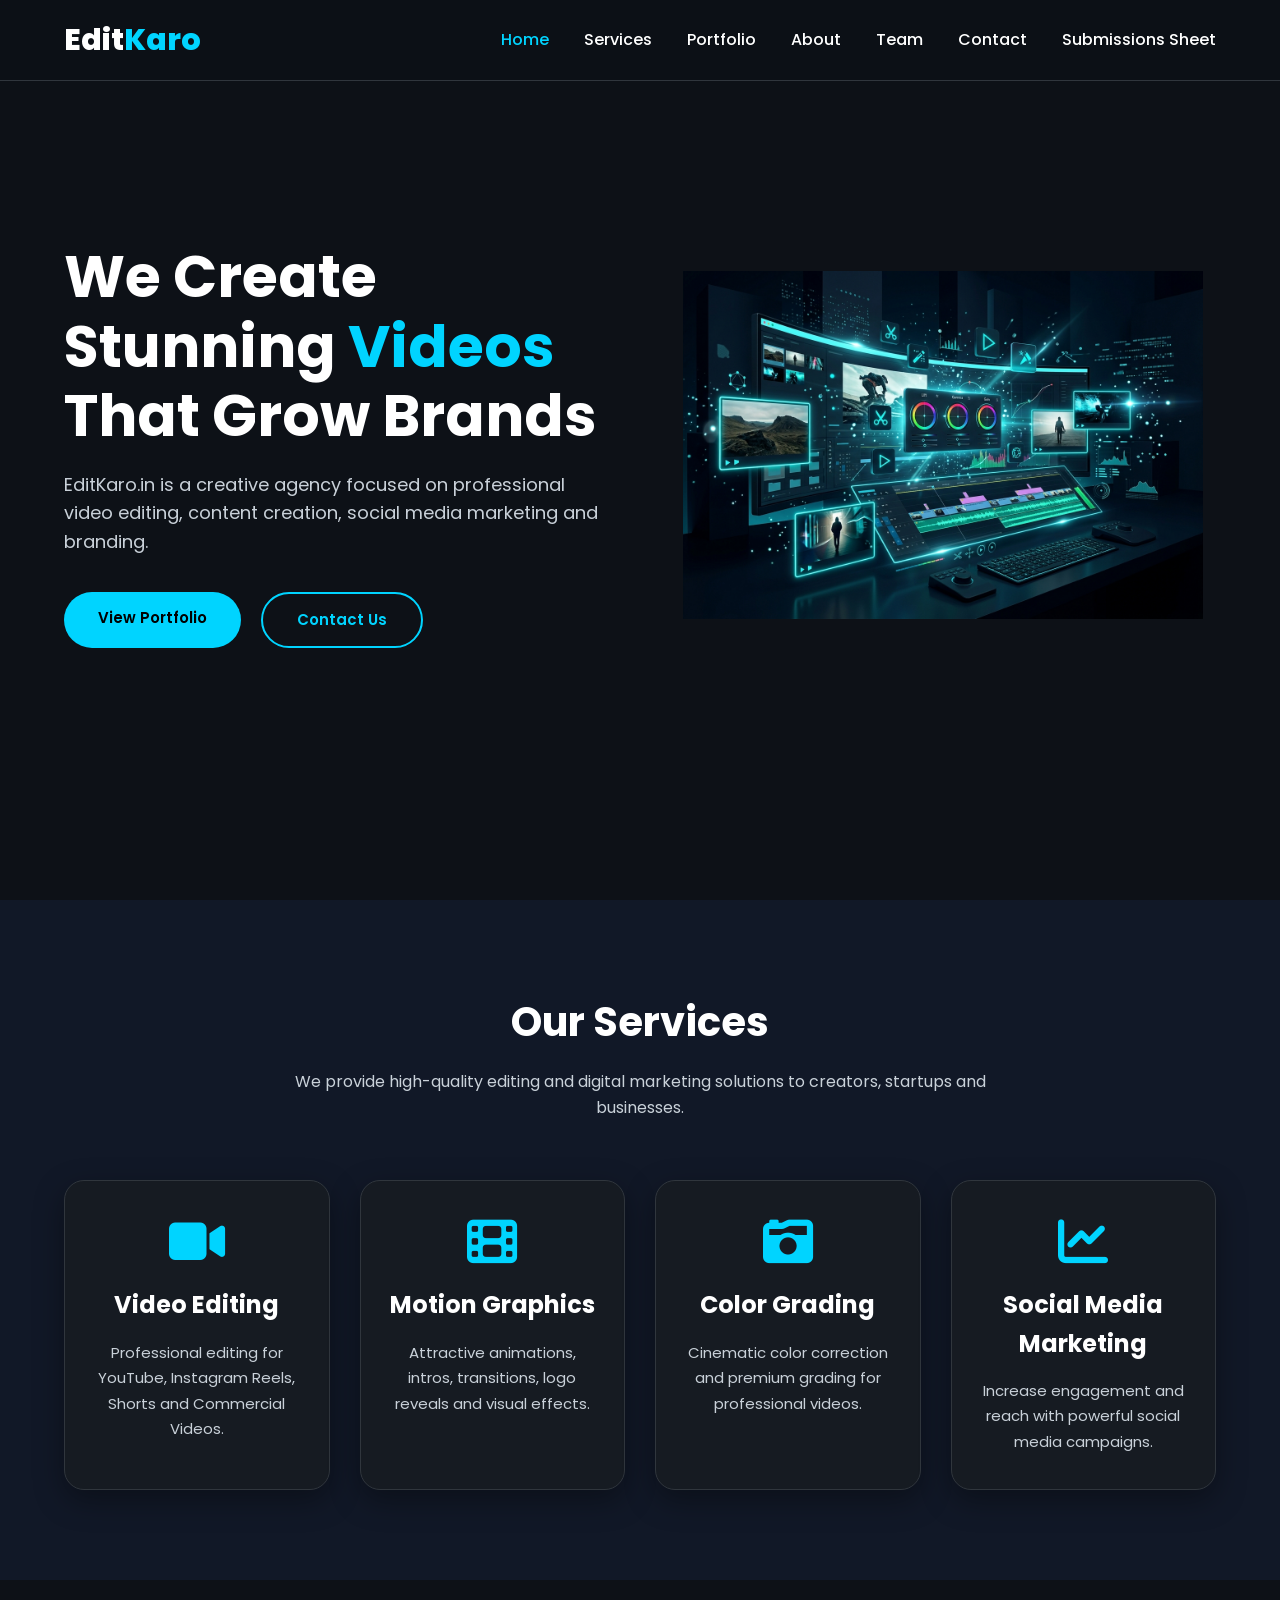
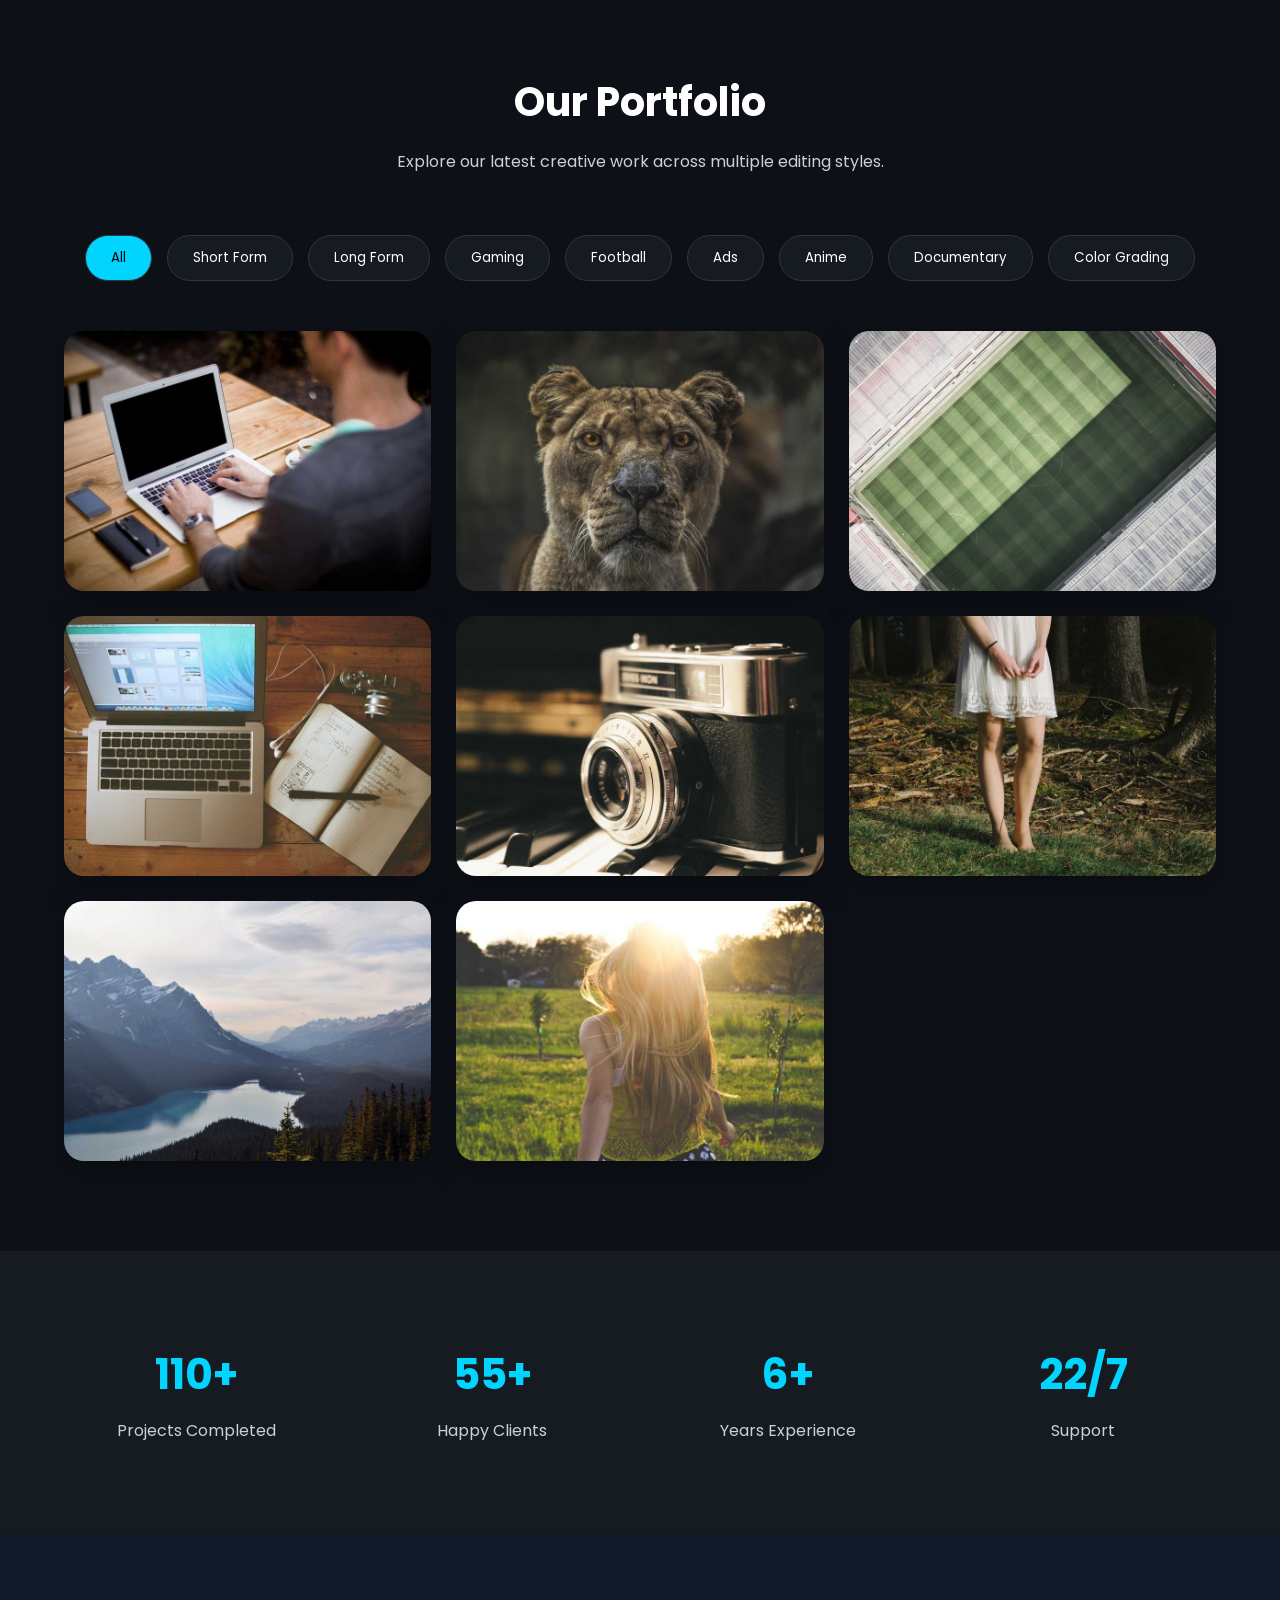
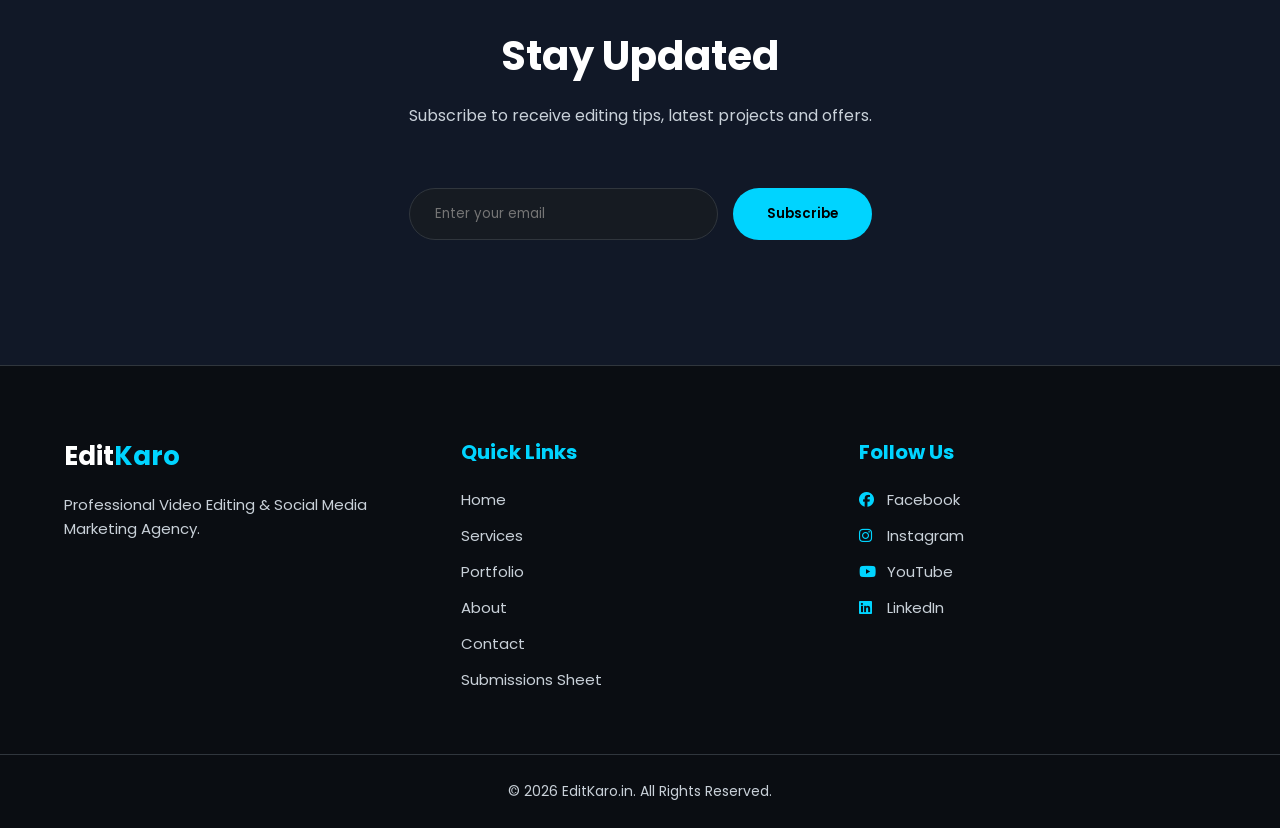
<file: index.html>
<!DOCTYPE html>
<html lang="en">

<head>
    <meta charset="UTF-8">
    <meta name="viewport" content="width=device-width, initial-scale=1.0">

    <title>EditKaro.in | Social Media Marketing & Video Editing</title>

    <meta name="description"
        content="EditKaro.in is a creative video editing and social media marketing agency specializing in reels, ads, gaming edits, documentaries, and branding.">

    <meta name="keywords"
        content="Video Editing, Social Media Marketing, Reels Editing, EditKaro, Content Creation">

    <meta name="author" content="EditKaro.in">

    <!-- Google Fonts -->
    <link href="https://fonts.googleapis.com/css2?family=Poppins:wght@300;400;500;600;700;800&display=swap"
        rel="stylesheet">

    <!-- Font Awesome -->
    <link rel="stylesheet"
        href="https://cdnjs.cloudflare.com/ajax/libs/font-awesome/6.6.0/css/all.min.css">

    <!-- CSS -->
    <link rel="stylesheet" href="style.css">
</head>

<body>

    <!--================ NAVBAR ================-->

    <header class="header">

        <div class="container">

            <a href="index.html" class="logo">
                Edit<span>Karo</span>
            </a>

            <nav class="navbar">

                <ul class="nav-links">

                    <li><a href="#home">Home</a></li>

                    <li><a href="#services">Services</a></li>

                    <li><a href="#portfolio">Portfolio</a></li>

                    <li><a href="about.html">About</a></li>

                    <li><a href="team.html">Team</a></li>

                    <li><a href="contact.html">Contact</a></li>

                    <li><a href="admin.html">Submissions Sheet</a></li>

                </ul>

            </nav>

            <div class="menu-btn">
                <i class="fas fa-bars"></i>
            </div>

        </div>

    </header>

    <!--================ HERO SECTION ================-->

    <section class="hero" id="home">

        <div class="container hero-container">

            <div class="hero-content">

                <h1>
                    We Create Stunning
                    <span>Videos</span>
                    That Grow Brands
                </h1>

                <p>

                    EditKaro.in is a creative agency focused on
                    professional video editing, content creation,
                    social media marketing and branding.

                </p>

                <div class="hero-buttons">

                    <a href="#portfolio" class="btn">
                        View Portfolio
                    </a>

                    <a href="contact.html" class="btn btn-outline">
                        Contact Us
                    </a>

                </div>

            </div>

            <div class="hero-image">

                <img src="images/hero.png"
                    alt="Video Editing">

            </div>

        </div>

    </section>

    <!--================ SERVICES ================-->

    <section class="services" id="services">

        <div class="container">

            <div class="section-title">

                <h2>Our Services</h2>

                <p>

                    We provide high-quality editing and digital
                    marketing solutions to creators,
                    startups and businesses.

                </p>

            </div>

            <div class="service-grid">

                <div class="service-card">

                    <i class="fas fa-video"></i>

                    <h3>Video Editing</h3>

                    <p>

                        Professional editing for YouTube,
                        Instagram Reels,
                        Shorts and Commercial Videos.

                    </p>

                </div>

                <div class="service-card">

                    <i class="fas fa-film"></i>

                    <h3>Motion Graphics</h3>

                    <p>

                        Attractive animations,
                        intros, transitions,
                        logo reveals and visual effects.

                    </p>

                </div>

                <div class="service-card">

                    <i class="fas fa-camera-retro"></i>

                    <h3>Color Grading</h3>

                    <p>

                        Cinematic color correction
                        and premium grading
                        for professional videos.

                    </p>

                </div>

                <div class="service-card">

                    <i class="fas fa-chart-line"></i>

                    <h3>Social Media Marketing</h3>

                    <p>

                        Increase engagement and reach
                        with powerful social media
                        campaigns.

                    </p>

                </div>

            </div>

        </div>

    </section>
    <!--================ PORTFOLIO ================-->

    <section class="portfolio" id="portfolio">

        <div class="container">

            <div class="section-title">
                <h2>Our Portfolio</h2>
                <p>
                    Explore our latest creative work across multiple editing styles.
                </p>
            </div>

            <div class="portfolio-filter">

                <button class="filter-btn active" data-filter="all">All</button>
                <button class="filter-btn" data-filter="short">Short Form</button>
                <button class="filter-btn" data-filter="long">Long Form</button>
                <button class="filter-btn" data-filter="gaming">Gaming</button>
                <button class="filter-btn" data-filter="football">Football</button>
                <button class="filter-btn" data-filter="ads">Ads</button>
                <button class="filter-btn" data-filter="anime">Anime</button>
                <button class="filter-btn" data-filter="documentary">Documentary</button>
                <button class="filter-btn" data-filter="grading">Color Grading</button>

            </div>

            <div class="portfolio-grid">

                <div class="portfolio-card short">
                    <img src="images/portfolio1.jpg" alt="Short Form">
                    <div class="overlay">
                        <h3>Instagram Reel</h3>
                        <p>Short Form Video</p>
                    </div>
                </div>

                <div class="portfolio-card gaming">
                    <img src="images/portfolio2.jpg" alt="Gaming">
                    <div class="overlay">
                        <h3>Gaming Montage</h3>
                        <p>Gaming Video</p>
                    </div>
                </div>

                <div class="portfolio-card football">
                    <img src="images/portfolio3.jpg" alt="Football">
                    <div class="overlay">
                        <h3>Football Highlights</h3>
                        <p>Sports Edit</p>
                    </div>
                </div>

                <div class="portfolio-card ads">
                    <img src="images/portfolio4.jpg" alt="Ads">
                    <div class="overlay">
                        <h3>Product Advertisement</h3>
                        <p>Commercial Ad</p>
                    </div>
                </div>

                <div class="portfolio-card documentary">
                    <img src="images/portfolio5.jpg" alt="Documentary">
                    <div class="overlay">
                        <h3>Documentary</h3>
                        <p>Cinematic Storytelling</p>
                    </div>
                </div>

                <div class="portfolio-card grading">
                    <img src="images/portfolio6.jpg" alt="Color Grading">
                    <div class="overlay">
                        <h3>Color Grading</h3>
                        <p>Professional Look</p>
                    </div>
                </div>

                <div class="portfolio-card anime">
                    <img src="images/portfolio7.jpg" alt="Anime">
                    <div class="overlay">
                        <h3>Anime Edit</h3>
                        <p>AMV Style</p>
                    </div>
                </div>

                <div class="portfolio-card long">
                    <img src="images/portfolio8.jpg" alt="Long Form">
                    <div class="overlay">
                        <h3>YouTube Video</h3>
                        <p>Long Form Content</p>
                    </div>
                </div>

            </div>

        </div>

    </section>

    <!--================ STATS ================-->

    <section class="stats">

        <div class="container stats-grid">

            <div class="stat-card">
                <h2>500+</h2>
                <p>Projects Completed</p>
            </div>

            <div class="stat-card">
                <h2>250+</h2>
                <p>Happy Clients</p>
            </div>

            <div class="stat-card">
                <h2>6+</h2>
                <p>Years Experience</p>
            </div>

            <div class="stat-card">
                <h2>24/7</h2>
                <p>Support</p>
            </div>

        </div>

    </section>

    <!--================ NEWSLETTER ================-->

    <section class="newsletter">

        <div class="container">

            <div class="section-title">
                <h2>Stay Updated</h2>
                <p>
                    Subscribe to receive editing tips, latest projects and offers.
                </p>
            </div>

            <form id="newsletterForm" class="newsletter-form">

                <input
                    type="email"
                    id="email"
                    placeholder="Enter your email"
                    required>

                <button type="submit">
                    Subscribe
                </button>

            </form>

            <p id="newsletterMessage"></p>

        </div>

    </section>

    <!--================ FOOTER ================-->

    <footer>

        <div class="container footer-container">

            <div class="footer-box">

                <h2>Edit<span>Karo</span></h2>

                <p>
                    Professional Video Editing & Social Media Marketing Agency.
                </p>

            </div>

            <div class="footer-box">

                <h3>Quick Links</h3>

                <a href="#home">Home</a>
                <a href="#services">Services</a>
                <a href="#portfolio">Portfolio</a>
                <a href="about.html">About</a>
                <a href="contact.html">Contact</a>
                <a href="admin.html">Submissions Sheet</a>

            </div>

            <div class="footer-box">

                <h3>Follow Us</h3>

                <a href="#"><i class="fab fa-facebook"></i> Facebook</a>
                <a href="#"><i class="fab fa-instagram"></i> Instagram</a>
                <a href="#"><i class="fab fa-youtube"></i> YouTube</a>
                <a href="#"><i class="fab fa-linkedin"></i> LinkedIn</a>

            </div>

        </div>

        <div class="copyright">

            <p>
                © 2026 EditKaro.in. All Rights Reserved.
            </p>

        </div>

    </footer>

    <!-- JavaScript -->

    <script src="script.js"></script>

</body>

</html>
</file>
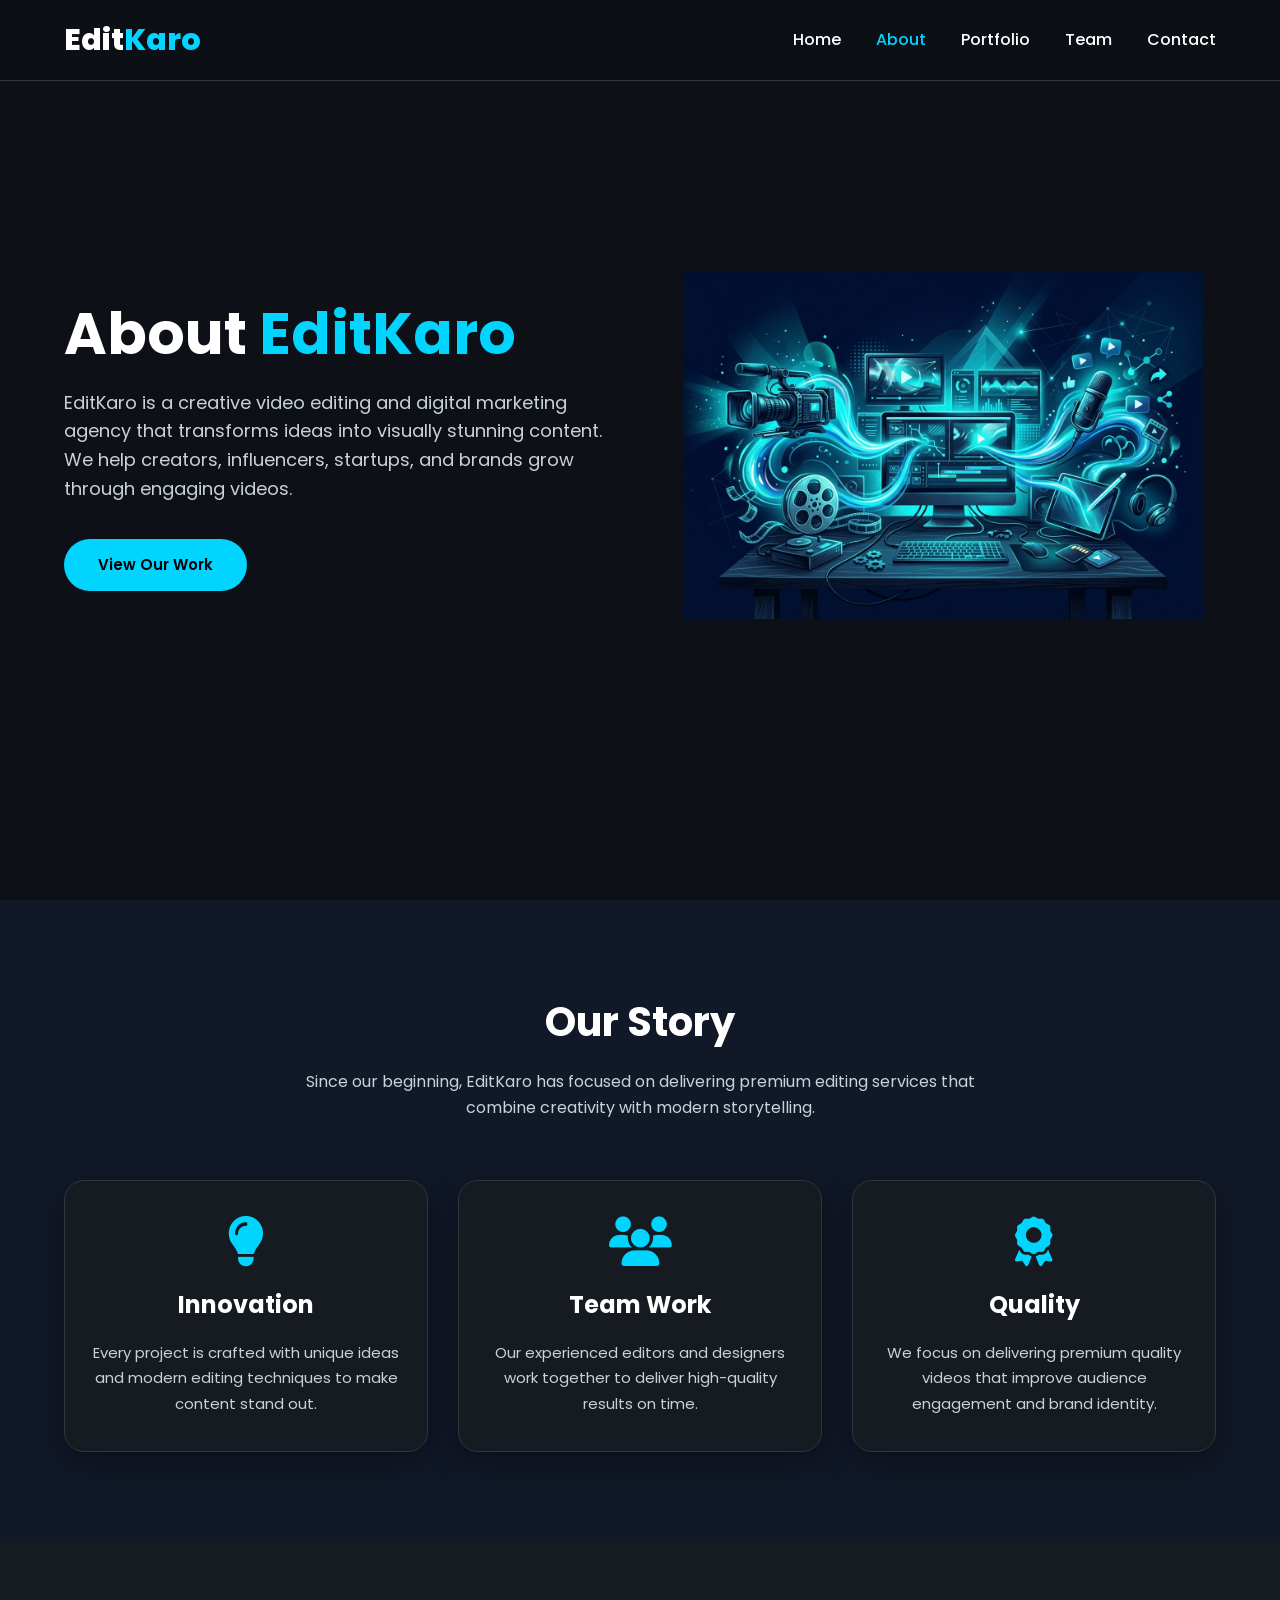
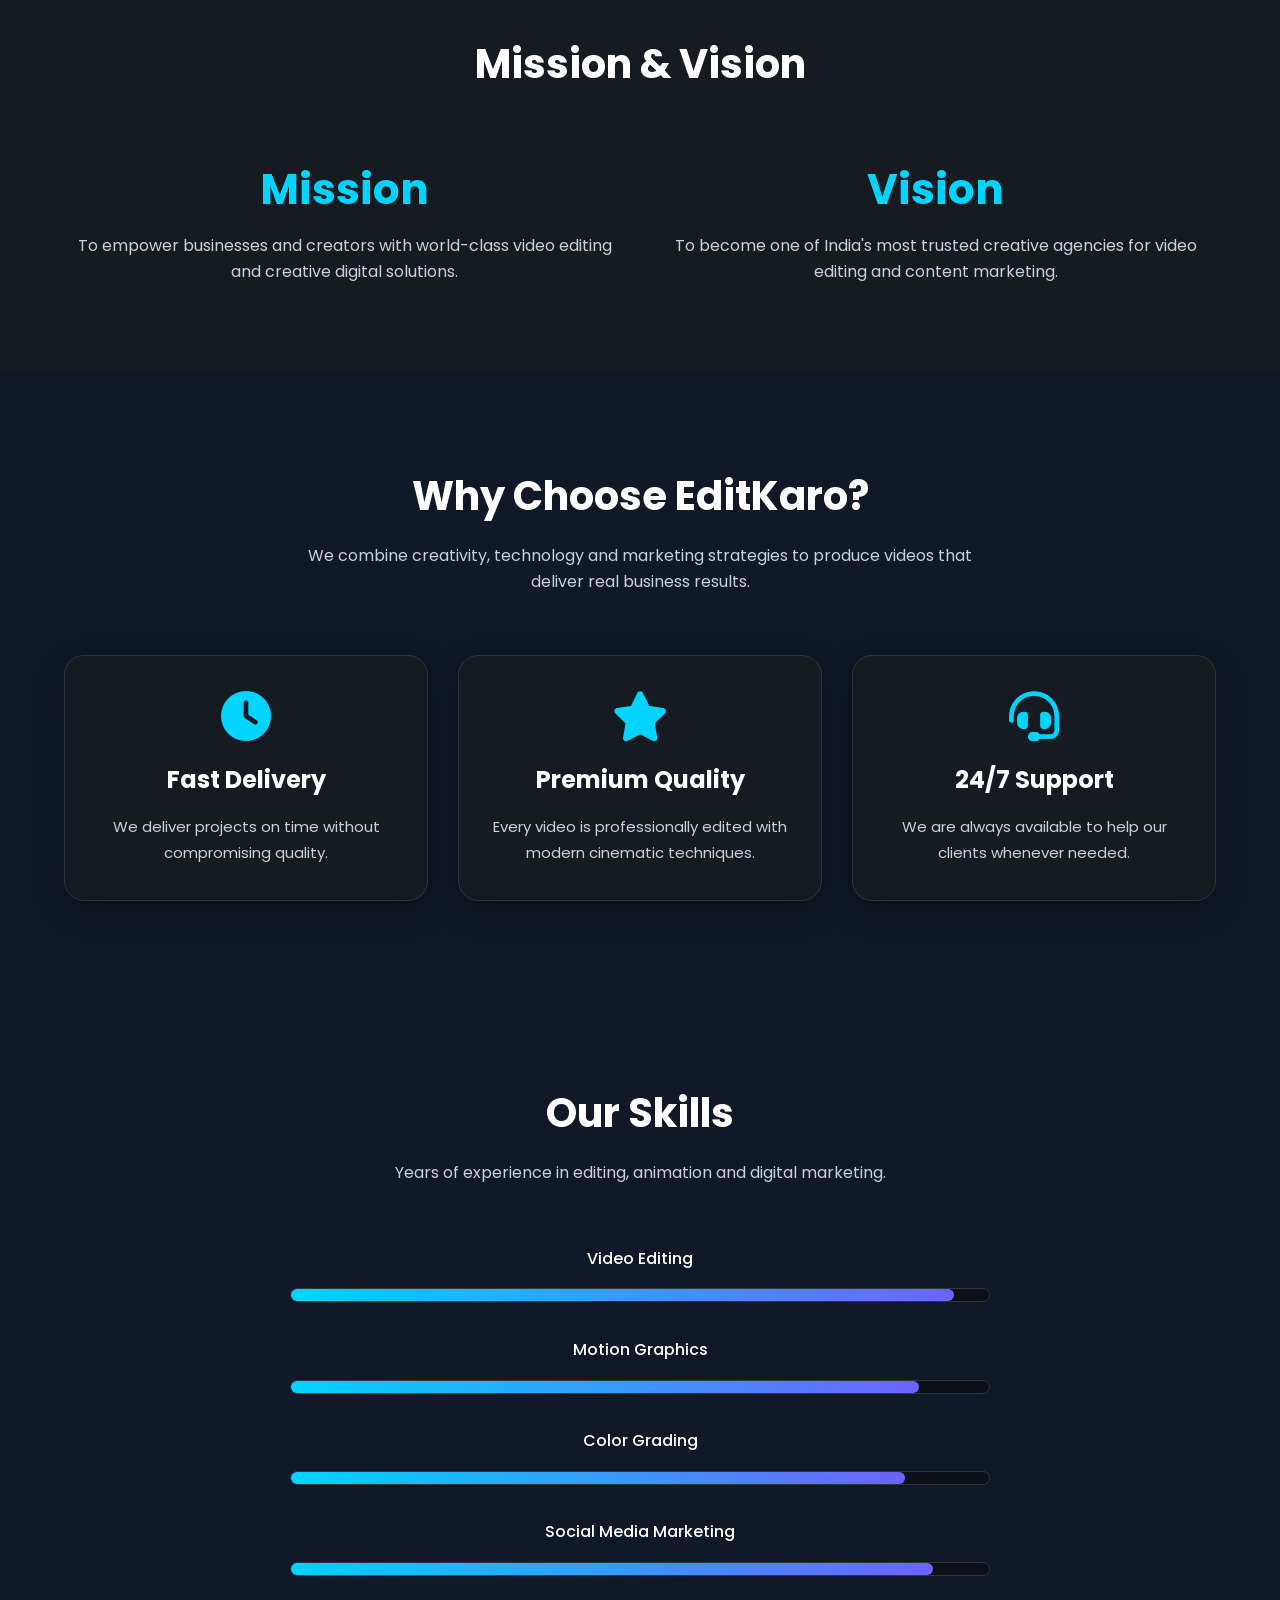
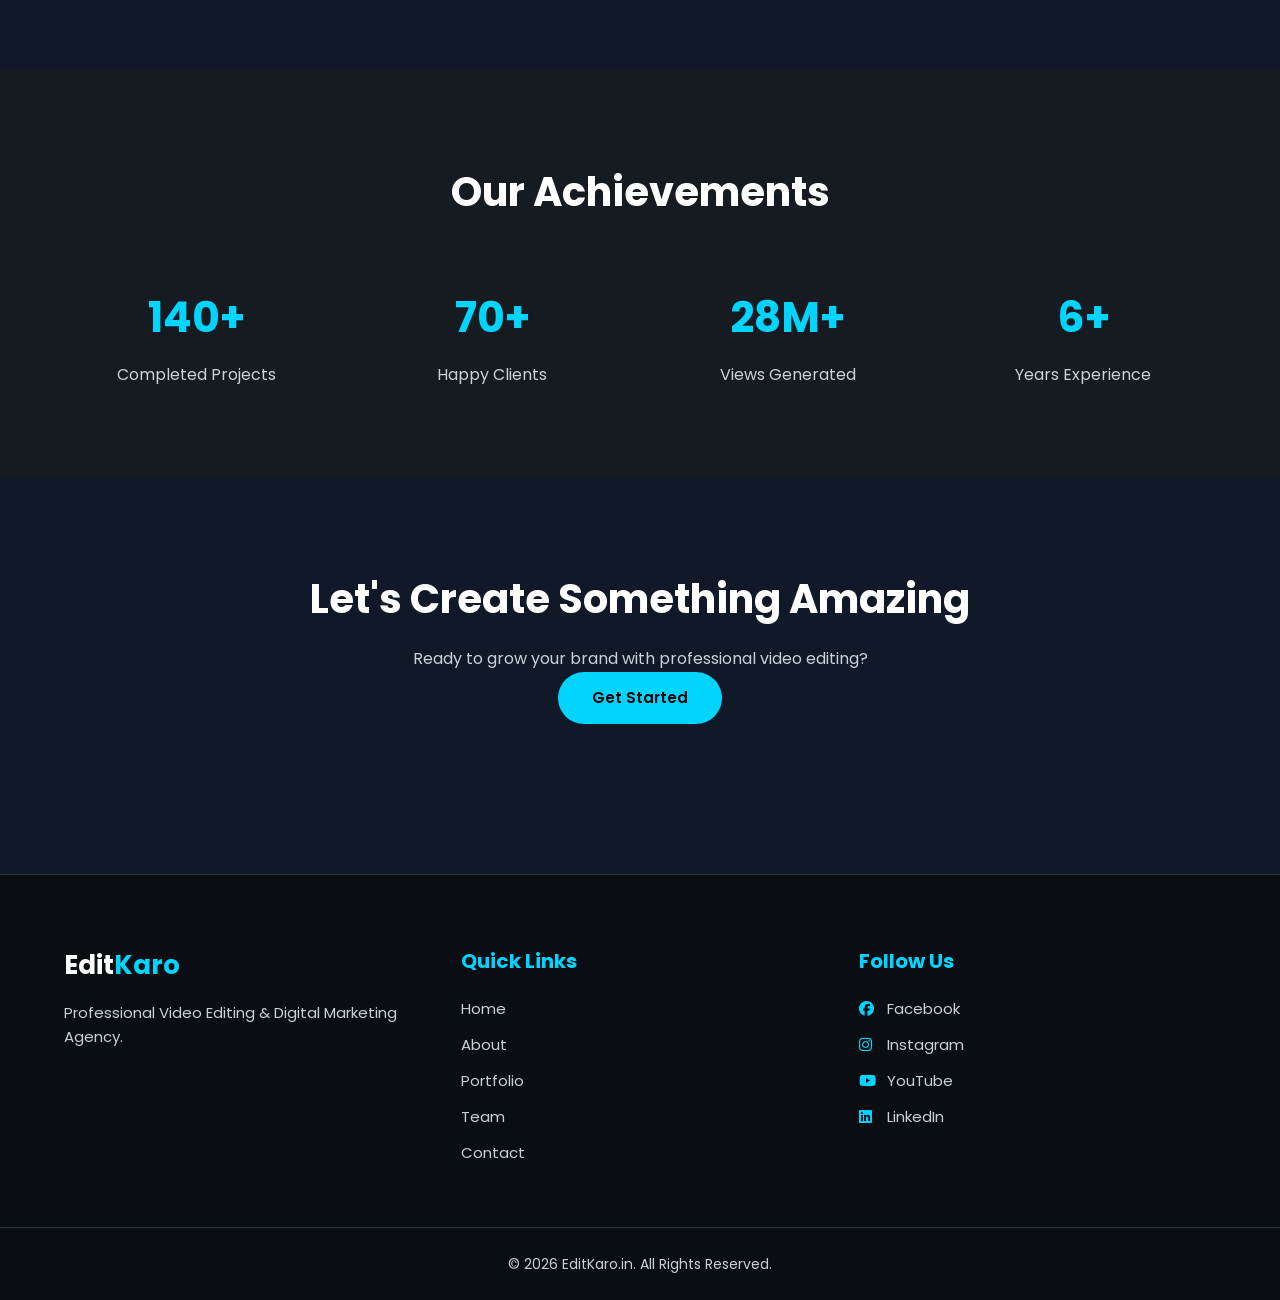
<file: about.html>
<!DOCTYPE html>
<html lang="en">

<head>

    <meta charset="UTF-8">
    <meta name="viewport" content="width=device-width, initial-scale=1.0">

    <title>About Us | EditKaro</title>

    <link rel="stylesheet" href="style.css">

    <link rel="stylesheet"
        href="https://cdnjs.cloudflare.com/ajax/libs/font-awesome/6.6.0/css/all.min.css">

    <link href="https://fonts.googleapis.com/css2?family=Poppins:wght@300;400;500;600;700;800&display=swap"
        rel="stylesheet">

</head>

<body>

    <!--================ NAVBAR ================-->

    <header class="header">

        <div class="container">

            <a href="index.html" class="logo">
                Edit<span>Karo</span>
            </a>

            <nav class="navbar">

                <ul class="nav-links">

                    <li><a href="index.html">Home</a></li>

                    <li><a href="about.html" class="active">About</a></li>

                    <li><a href="portfolio.html">Portfolio</a></li>

                    <li><a href="team.html">Team</a></li>

                    <li><a href="contact.html">Contact</a></li>

                </ul>

            </nav>

            <div class="menu-btn">
                <i class="fas fa-bars"></i>
            </div>

        </div>

    </header>

    <!--================ HERO ================-->

    <section class="hero">

        <div class="container hero-container">

            <div class="hero-content">

                <h1>
                    About <span>EditKaro</span>
                </h1>

                <p>

                    EditKaro is a creative video editing and
                    digital marketing agency that transforms
                    ideas into visually stunning content.
                    We help creators, influencers, startups,
                    and brands grow through engaging videos.

                </p>

                <a href="portfolio.html" class="btn">
                    View Our Work
                </a>

            </div>

            <div class="hero-image">

                <img src="images/about.png"
                    alt="About EditKaro">

            </div>

        </div>

    </section>

    <!--================ OUR STORY ================-->

    <section class="services">

        <div class="container">

            <div class="section-title">

                <h2>Our Story</h2>

                <p>

                    Since our beginning, EditKaro has focused on
                    delivering premium editing services that
                    combine creativity with modern storytelling.

                </p>

            </div>

            <div class="service-grid">

                <div class="service-card">

                    <i class="fas fa-lightbulb"></i>

                    <h3>Innovation</h3>

                    <p>

                        Every project is crafted with unique
                        ideas and modern editing techniques
                        to make content stand out.

                    </p>

                </div>

                <div class="service-card">

                    <i class="fas fa-users"></i>

                    <h3>Team Work</h3>

                    <p>

                        Our experienced editors and designers
                        work together to deliver high-quality
                        results on time.

                    </p>

                </div>

                <div class="service-card">

                    <i class="fas fa-award"></i>

                    <h3>Quality</h3>

                    <p>

                        We focus on delivering premium quality
                        videos that improve audience engagement
                        and brand identity.

                    </p>

                </div>

            </div>

        </div>

    </section>

    <!--================ MISSION & VISION ================-->

    <section class="stats">

        <div class="container">

            <div class="section-title">

                <h2>Mission & Vision</h2>

            </div>

            <div class="stats-grid">

                <div class="stat-card">

                    <h2>Mission</h2>

                    <p>

                        To empower businesses and creators with
                        world-class video editing and creative
                        digital solutions.

                    </p>

                </div>

                <div class="stat-card">

                    <h2>Vision</h2>

                    <p>

                        To become one of India's most trusted
                        creative agencies for video editing and
                        content marketing.

                    </p>

                </div>

            </div>

        </div>

    </section>
    <!--================ WHY CHOOSE US ================-->

    <section class="services">

        <div class="container">

            <div class="section-title">

                <h2>Why Choose EditKaro?</h2>

                <p>

                    We combine creativity, technology and
                    marketing strategies to produce videos
                    that deliver real business results.

                </p>

            </div>

            <div class="service-grid">

                <div class="service-card">

                    <i class="fas fa-clock"></i>

                    <h3>Fast Delivery</h3>

                    <p>

                        We deliver projects on time without
                        compromising quality.

                    </p>

                </div>

                <div class="service-card">

                    <i class="fas fa-star"></i>

                    <h3>Premium Quality</h3>

                    <p>

                        Every video is professionally edited
                        with modern cinematic techniques.

                    </p>

                </div>

                <div class="service-card">

                    <i class="fas fa-headset"></i>

                    <h3>24/7 Support</h3>

                    <p>

                        We are always available to help
                        our clients whenever needed.

                    </p>

                </div>

            </div>

        </div>

    </section>

    <!--================ SKILLS ================-->

    <section class="newsletter">

        <div class="container">

            <div class="section-title">

                <h2>Our Skills</h2>

                <p>

                    Years of experience in editing,
                    animation and digital marketing.

                </p>

            </div>

            <div class="skills">

                <div class="skill">

                    <h4>Video Editing</h4>

                    <progress value="95" max="100"></progress>

                </div>

                <div class="skill">

                    <h4>Motion Graphics</h4>

                    <progress value="90" max="100"></progress>

                </div>

                <div class="skill">

                    <h4>Color Grading</h4>

                    <progress value="88" max="100"></progress>

                </div>

                <div class="skill">

                    <h4>Social Media Marketing</h4>

                    <progress value="92" max="100"></progress>

                </div>

            </div>

        </div>

    </section>

    <!--================ ACHIEVEMENTS ================-->

    <section class="stats">

        <div class="container">

            <div class="section-title">

                <h2>Our Achievements</h2>

            </div>

            <div class="stats-grid">

                <div class="stat-card">

                    <h2>500+</h2>

                    <p>Completed Projects</p>

                </div>

                <div class="stat-card">

                    <h2>250+</h2>

                    <p>Happy Clients</p>

                </div>

                <div class="stat-card">

                    <h2>50M+</h2>

                    <p>Views Generated</p>

                </div>

                <div class="stat-card">

                    <h2>6+</h2>

                    <p>Years Experience</p>

                </div>

            </div>

        </div>

    </section>

    <!--================ CALL TO ACTION ================-->

    <section class="newsletter">

        <div class="container">

            <div class="section-title">

                <h2>Let's Create Something Amazing</h2>

                <p>

                    Ready to grow your brand with
                    professional video editing?

                </p>

                <a href="contact.html" class="btn">

                    Get Started

                </a>

            </div>

        </div>

    </section>

    <!--================ FOOTER ================-->

    <footer>

        <div class="container footer-container">

            <div class="footer-box">

                <h2>Edit<span>Karo</span></h2>

                <p>

                    Professional Video Editing &
                    Digital Marketing Agency.

                </p>

            </div>

            <div class="footer-box">

                <h3>Quick Links</h3>

                <a href="index.html">Home</a>

                <a href="about.html">About</a>

                <a href="portfolio.html">Portfolio</a>

                <a href="team.html">Team</a>

                <a href="contact.html">Contact</a>

            </div>

            <div class="footer-box">

                <h3>Follow Us</h3>

                <a href="#"><i class="fab fa-facebook"></i> Facebook</a>

                <a href="#"><i class="fab fa-instagram"></i> Instagram</a>

                <a href="#"><i class="fab fa-youtube"></i> YouTube</a>

                <a href="#"><i class="fab fa-linkedin"></i> LinkedIn</a>

            </div>

        </div>

        <div class="copyright">

            <p>

                © 2026 EditKaro.in. All Rights Reserved.

            </p>

        </div>

    </footer>

    <script src="script.js"></script>

</body>

</html>
</file>
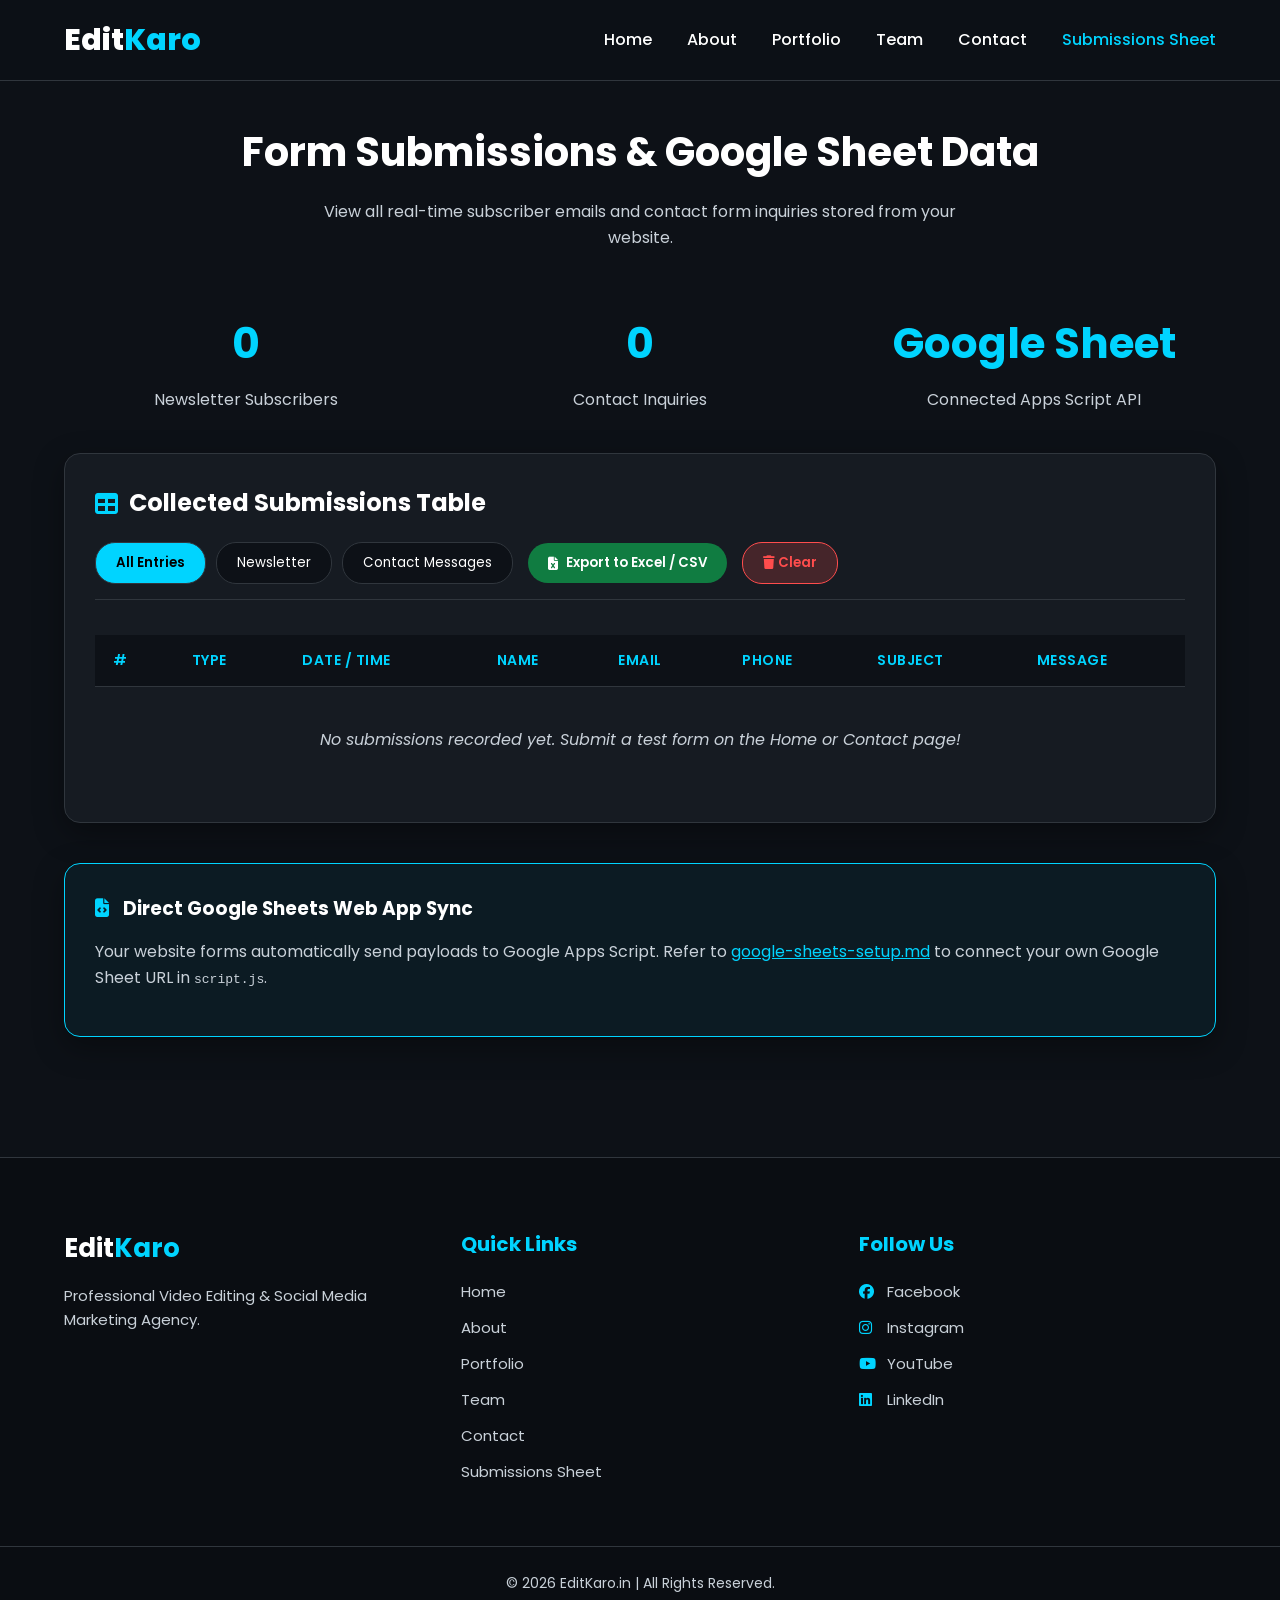
<file: admin.html>
<!DOCTYPE html>
<html lang="en">

<head>
    <meta charset="UTF-8">
    <meta name="viewport" content="width=device-width, initial-scale=1.0">
    <title>Admin Dashboard & Submissions Sheet | EditKaro</title>
    <link rel="stylesheet" href="style.css">
    <link rel="stylesheet" href="https://cdnjs.cloudflare.com/ajax/libs/font-awesome/6.6.0/css/all.min.css">
    <link href="https://fonts.googleapis.com/css2?family=Poppins:wght@300;400;500;600;700;800&display=swap" rel="stylesheet">
    <style>
        .admin-section {
            padding: 120px 0 80px;
            min-height: 80vh;
        }
        .admin-card {
            background: var(--card);
            border: 1px solid var(--border);
            border-radius: 16px;
            padding: 30px;
            margin-bottom: 40px;
            box-shadow: var(--shadow);
        }
        .admin-header {
            display: flex;
            justify-content: space-between;
            align-items: center;
            flex-wrap: wrap;
            gap: 20px;
            margin-bottom: 25px;
            border-bottom: 1px solid var(--border);
            padding-bottom: 15px;
        }
        .admin-header h2 {
            font-size: 24px;
            color: var(--white);
            display: flex;
            align-items: center;
            gap: 10px;
        }
        .admin-header h2 i {
            color: var(--primary);
        }
        .tab-buttons {
            display: flex;
            gap: 10px;
        }
        .tab-btn {
            padding: 10px 20px;
            border-radius: 20px;
            background: #0d1117;
            color: #fff;
            border: 1px solid var(--border);
            cursor: pointer;
            transition: 0.3s;
        }
        .tab-btn.active, .tab-btn:hover {
            background: var(--primary);
            color: #000;
            font-weight: 600;
        }
        .table-responsive {
            overflow-x: auto;
        }
        .data-table {
            width: 100%;
            border-collapse: collapse;
            text-align: left;
            margin-top: 10px;
        }
        .data-table th, .data-table td {
            padding: 14px 18px;
            border-bottom: 1px solid var(--border);
            font-size: 14px;
        }
        .data-table th {
            background: #0d1117;
            color: var(--primary);
            font-weight: 600;
            text-transform: uppercase;
            letter-spacing: 0.5px;
        }
        .data-table tr:hover {
            background: rgba(0, 212, 255, 0.05);
        }
        .badge {
            display: inline-block;
            padding: 4px 10px;
            border-radius: 12px;
            font-size: 12px;
            font-weight: 600;
        }
        .badge-newsletter {
            background: rgba(0, 212, 255, 0.2);
            color: var(--primary);
        }
        .badge-contact {
            background: rgba(108, 99, 255, 0.2);
            color: var(--secondary);
        }
        .actions-bar {
            display: flex;
            gap: 15px;
            align-items: center;
        }
        .export-btn {
            background: #107c41;
            color: #fff;
            padding: 10px 20px;
            border-radius: 20px;
            font-weight: 600;
            display: inline-flex;
            align-items: center;
            gap: 8px;
            transition: 0.3s;
        }
        .export-btn:hover {
            background: #0e6b37;
            transform: translateY(-2px);
        }
        .clear-btn {
            background: rgba(255, 77, 77, 0.2);
            color: #ff4d4d;
            border: 1px solid #ff4d4d;
            padding: 10px 20px;
            border-radius: 20px;
            font-weight: 600;
            cursor: pointer;
            transition: 0.3s;
        }
        .clear-btn:hover {
            background: #ff4d4d;
            color: #fff;
        }
        .empty-msg {
            text-align: center;
            padding: 40px;
            color: var(--text);
            font-style: italic;
        }
    </style>
</head>

<body>

    <!--================ NAVBAR ================-->
    <header class="header">
        <div class="container">
            <a href="index.html" class="logo">Edit<span>Karo</span></a>
            <nav class="navbar">
                <ul class="nav-links">
                    <li><a href="index.html">Home</a></li>
                    <li><a href="about.html">About</a></li>
                    <li><a href="portfolio.html">Portfolio</a></li>
                    <li><a href="team.html">Team</a></li>
                    <li><a href="contact.html">Contact</a></li>
                    <li><a href="admin.html" class="active">Submissions Sheet</a></li>
                </ul>
            </nav>
            <div class="menu-btn">
                <i class="fas fa-bars"></i>
            </div>
        </div>
    </header>

    <!--================ ADMIN CONTENT ================-->
    <section class="admin-section">
        <div class="container">
            <div class="section-title">
                <h2>Form Submissions & Google Sheet Data</h2>
                <p>View all real-time subscriber emails and contact form inquiries stored from your website.</p>
            </div>

            <!-- Stats Overview -->
            <div class="stats-grid" style="margin-bottom: 40px;">
                <div class="stat-card">
                    <h2 id="totalSubscribersCount">0</h2>
                    <p>Newsletter Subscribers</p>
                </div>
                <div class="stat-card">
                    <h2 id="totalContactsCount">0</h2>
                    <p>Contact Inquiries</p>
                </div>
                <div class="stat-card">
                    <h2>Google Sheet</h2>
                    <p>Connected Apps Script API</p>
                </div>
            </div>

            <!-- Table Card -->
            <div class="admin-card">
                <div class="admin-header">
                    <h2><i class="fas fa-table"></i> Collected Submissions Table</h2>
                    <div class="actions-bar">
                        <div class="tab-buttons">
                            <button class="tab-btn active" onclick="switchTab('all')">All Entries</button>
                            <button class="tab-btn" onclick="switchTab('newsletter')">Newsletter</button>
                            <button class="tab-btn" onclick="switchTab('contact')">Contact Messages</button>
                        </div>
                        <button class="export-btn" onclick="exportToCSV()"><i class="fas fa-file-excel"></i> Export to Excel / CSV</button>
                        <button class="clear-btn" onclick="clearData()"><i class="fas fa-trash"></i> Clear</button>
                    </div>
                </div>

                <div class="table-responsive">
                    <table class="data-table" id="submissionsTable">
                        <thead>
                            <tr>
                                <th>#</th>
                                <th>Type</th>
                                <th>Date / Time</th>
                                <th>Name</th>
                                <th>Email</th>
                                <th>Phone</th>
                                <th>Subject</th>
                                <th>Message</th>
                            </tr>
                        </thead>
                        <tbody id="tableBody">
                            <!-- Populated via JavaScript -->
                        </tbody>
                    </table>
                    <div id="emptyMessage" class="empty-msg" style="display: none;">
                        No submissions recorded yet. Submit a test form on the Home or Contact page!
                    </div>
                </div>
            </div>

            <!-- Google Sheets Integration Link Box -->
            <div class="admin-card" style="background: rgba(0, 212, 255, 0.05); border-color: var(--primary);">
                <h3><i class="fas fa-file-code" style="color: var(--primary); margin-right: 10px;"></i> Direct Google Sheets Web App Sync</h3>
                <p style="color: var(--text); margin: 15px 0;">
                    Your website forms automatically send payloads to Google Apps Script. 
                    Refer to <a href="google-sheets-setup.md" style="color: var(--primary); text-decoration: underline;">google-sheets-setup.md</a> to connect your own Google Sheet URL in <code>script.js</code>.
                </p>
            </div>
        </div>
    </section>

    <!--================ FOOTER ================-->
    <footer>
        <div class="container footer-container">
            <div class="footer-box">
                <h2>Edit<span>Karo</span></h2>
                <p>Professional Video Editing & Social Media Marketing Agency.</p>
            </div>
            <div class="footer-box">
                <h3>Quick Links</h3>
                <a href="index.html">Home</a>
                <a href="about.html">About</a>
                <a href="portfolio.html">Portfolio</a>
                <a href="team.html">Team</a>
                <a href="contact.html">Contact</a>
                <a href="admin.html">Submissions Sheet</a>
            </div>
            <div class="footer-box">
                <h3>Follow Us</h3>
                <a href="#"><i class="fab fa-facebook"></i> Facebook</a>
                <a href="#"><i class="fab fa-instagram"></i> Instagram</a>
                <a href="#"><i class="fab fa-youtube"></i> YouTube</a>
                <a href="#"><i class="fab fa-linkedin"></i> LinkedIn</a>
            </div>
        </div>
        <div class="copyright">
            <p>© 2026 EditKaro.in | All Rights Reserved.</p>
        </div>
    </footer>

    <script src="script.js"></script>
    <script>
        let activeTab = 'all';

        function loadSubmissions() {
            const subscribers = JSON.parse(localStorage.getItem('editkaro_subscribers') || '[]');
            const contacts = JSON.parse(localStorage.getItem('editkaro_contacts') || '[]');

            document.getElementById('totalSubscribersCount').innerText = subscribers.length;
            document.getElementById('totalContactsCount').innerText = contacts.length;

            const tbody = document.getElementById('tableBody');
            const emptyMsg = document.getElementById('emptyMessage');
            tbody.innerHTML = '';

            let combined = [];

            subscribers.forEach(sub => {
                combined.push({
                    type: 'newsletter',
                    date: sub.date ? new Date(sub.date).toLocaleString() : 'N/A',
                    name: 'N/A',
                    email: sub.email,
                    phone: 'N/A',
                    subject: 'Newsletter Signup',
                    message: 'N/A'
                });
            });

            contacts.forEach(con => {
                combined.push({
                    type: 'contact',
                    date: con.timestamp ? new Date(con.timestamp).toLocaleString() : 'N/A',
                    name: con.name || 'N/A',
                    email: con.email,
                    phone: con.phone || 'N/A',
                    subject: con.subject || 'General Inquiry',
                    message: con.message || 'N/A'
                });
            });

            let filtered = combined;
            if (activeTab === 'newsletter') {
                filtered = combined.filter(item => item.type === 'newsletter');
            } else if (activeTab === 'contact') {
                filtered = combined.filter(item => item.type === 'contact');
            }

            if (filtered.length === 0) {
                emptyMsg.style.display = 'block';
                return;
            } else {
                emptyMsg.style.display = 'none';
            }

            filtered.forEach((item, index) => {
                const tr = document.createElement('tr');
                const badgeClass = item.type === 'newsletter' ? 'badge-newsletter' : 'badge-contact';
                tr.innerHTML = `
                    <td>${index + 1}</td>
                    <td><span class="badge ${badgeClass}">${item.type.toUpperCase()}</span></td>
                    <td>${item.date}</td>
                    <td><strong>${item.name}</strong></td>
                    <td><a href="mailto:${item.email}" style="color:var(--primary);">${item.email}</a></td>
                    <td>${item.phone}</td>
                    <td>${item.subject}</td>
                    <td>${item.message}</td>
                `;
                tbody.appendChild(tr);
            });
        }

        function switchTab(tab) {
            activeTab = tab;
            document.querySelectorAll('.tab-btn').forEach(btn => btn.classList.remove('active'));
            event.target.classList.add('active');
            loadSubmissions();
        }

        function exportToCSV() {
            const subscribers = JSON.parse(localStorage.getItem('editkaro_subscribers') || '[]');
            const contacts = JSON.parse(localStorage.getItem('editkaro_contacts') || '[]');

            let csvContent = "data:text/csv;charset=utf-8,Type,Date,Name,Email,Phone,Subject,Message\n";

            subscribers.forEach(sub => {
                const date = sub.date ? new Date(sub.date).toLocaleString() : 'N/A';
                csvContent += `"Newsletter","${date}","N/A","${sub.email}","N/A","Newsletter Signup","N/A"\n`;
            });

            contacts.forEach(con => {
                const date = con.timestamp ? new Date(con.timestamp).toLocaleString() : 'N/A';
                const name = (con.name || 'N/A').replace(/"/g, '""');
                const phone = (con.phone || 'N/A').replace(/"/g, '""');
                const subject = (con.subject || 'N/A').replace(/"/g, '""');
                const message = (con.message || 'N/A').replace(/"/g, '""');
                csvContent += `"Contact","${date}","${name}","${con.email}","${phone}","${subject}","${message}"\n`;
            });

            const encodedUri = encodeURI(csvContent);
            const link = document.createElement("a");
            link.setAttribute("href", encodedUri);
            link.setAttribute("download", "EditKaro_Form_Submissions.csv");
            document.body.appendChild(link);
            link.click();
            document.body.removeChild(link);
        }

        function clearData() {
            if (confirm("Are you sure you want to clear stored local form data?")) {
                localStorage.removeItem('editkaro_subscribers');
                localStorage.removeItem('editkaro_contacts');
                loadSubmissions();
            }
        }

        document.addEventListener('DOMContentLoaded', loadSubmissions);
    </script>
</body>
</html>
</file>
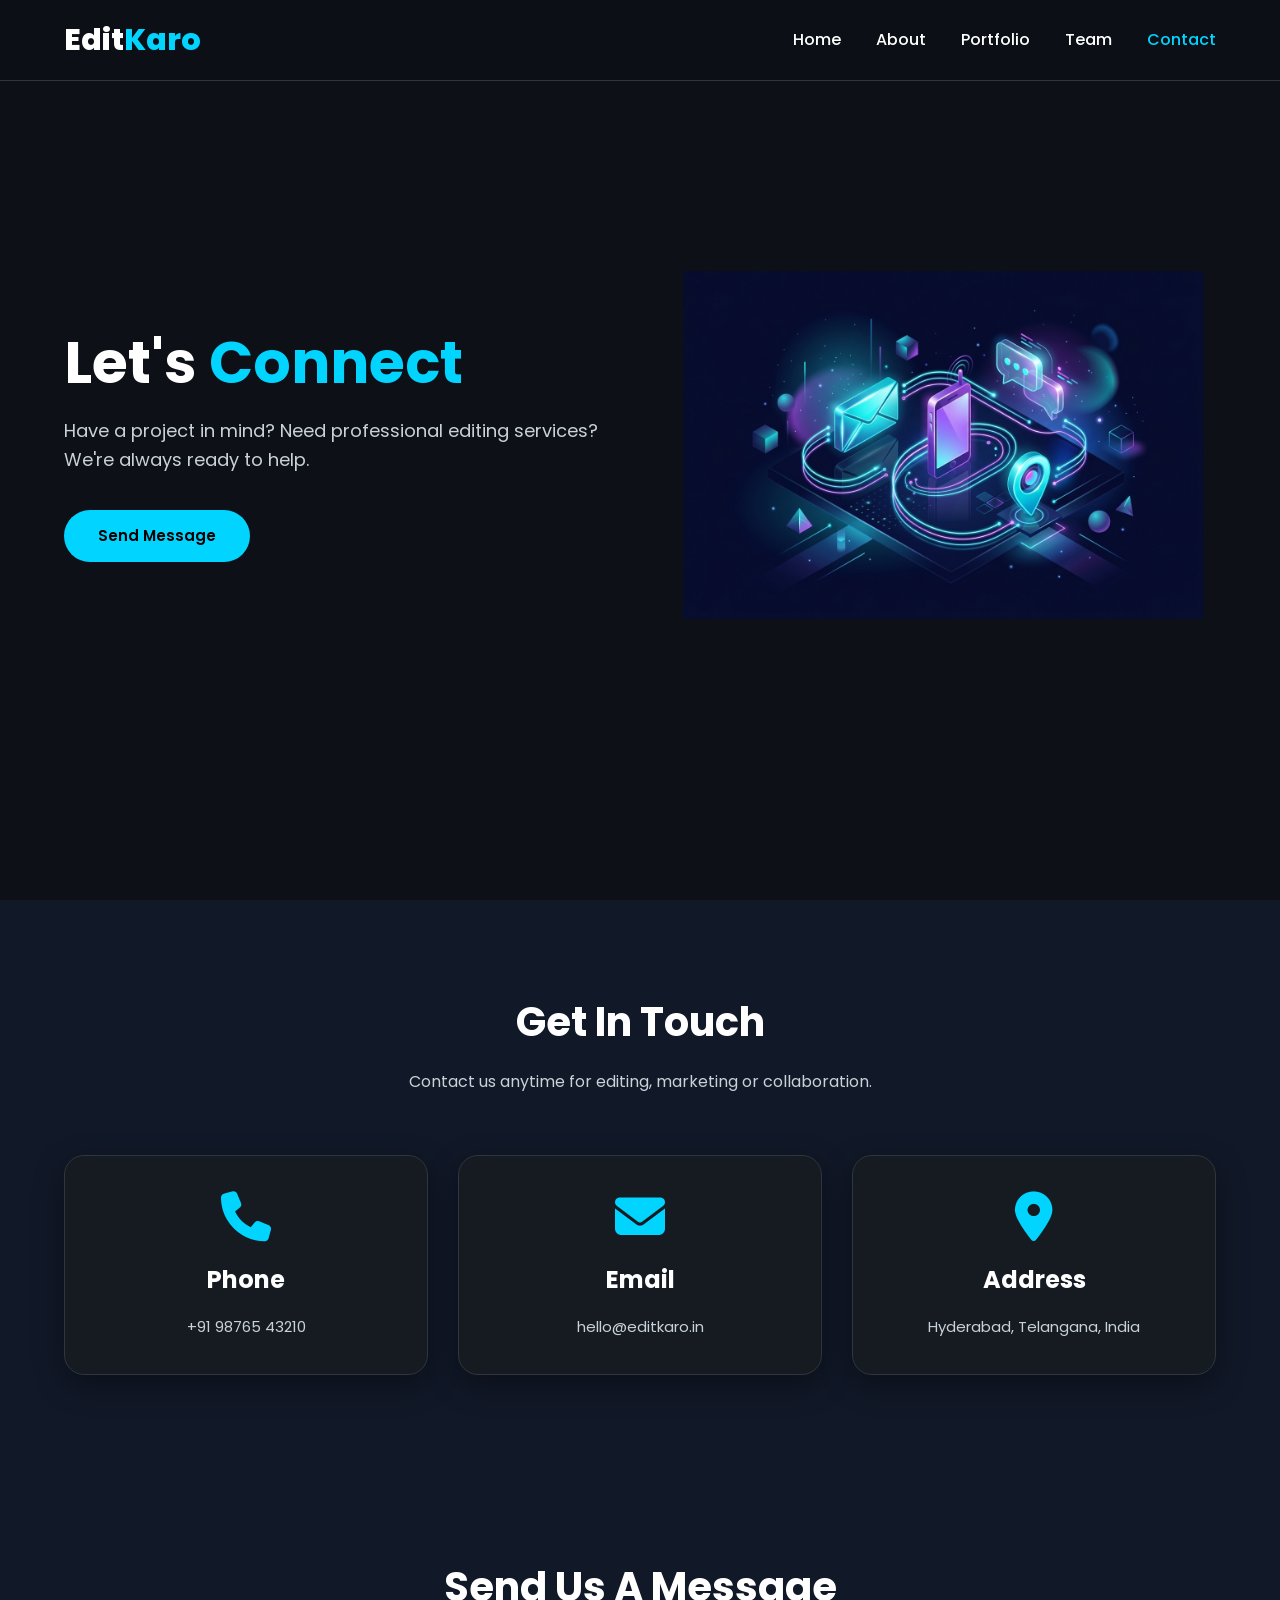
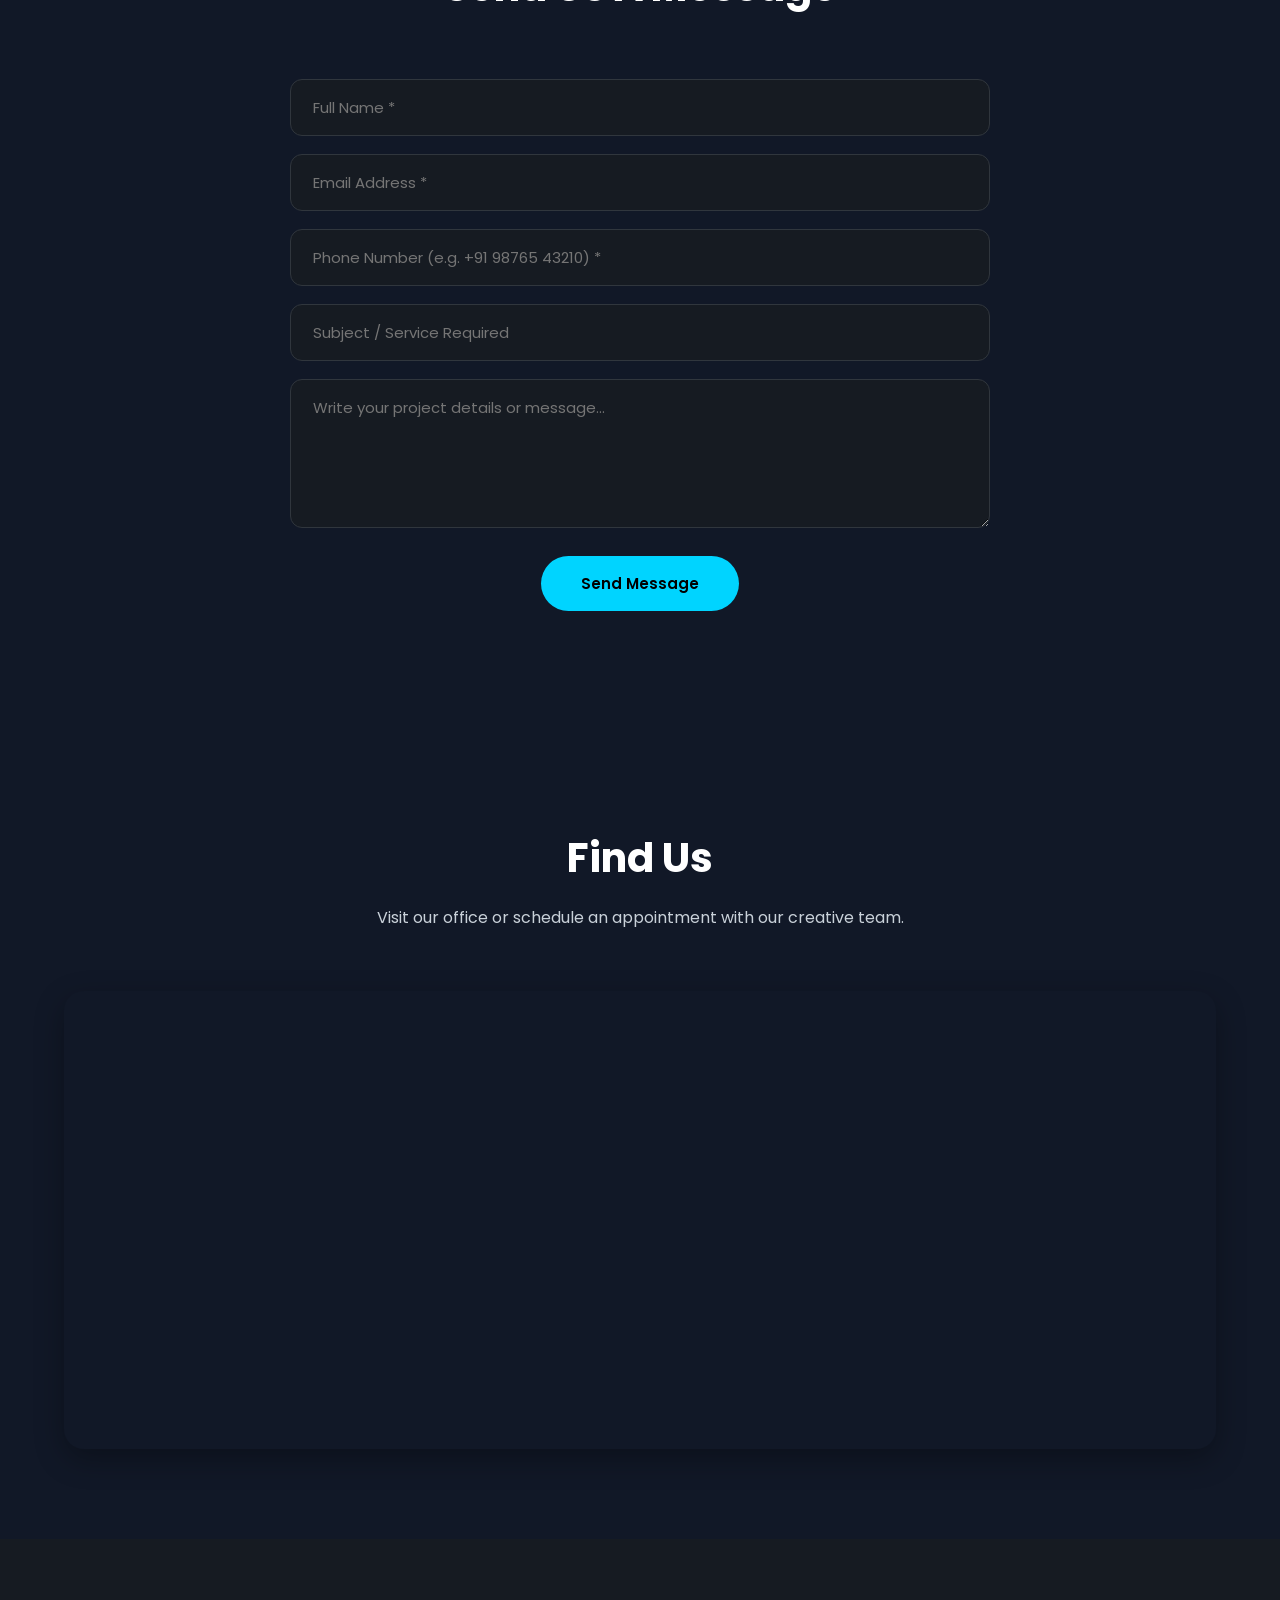
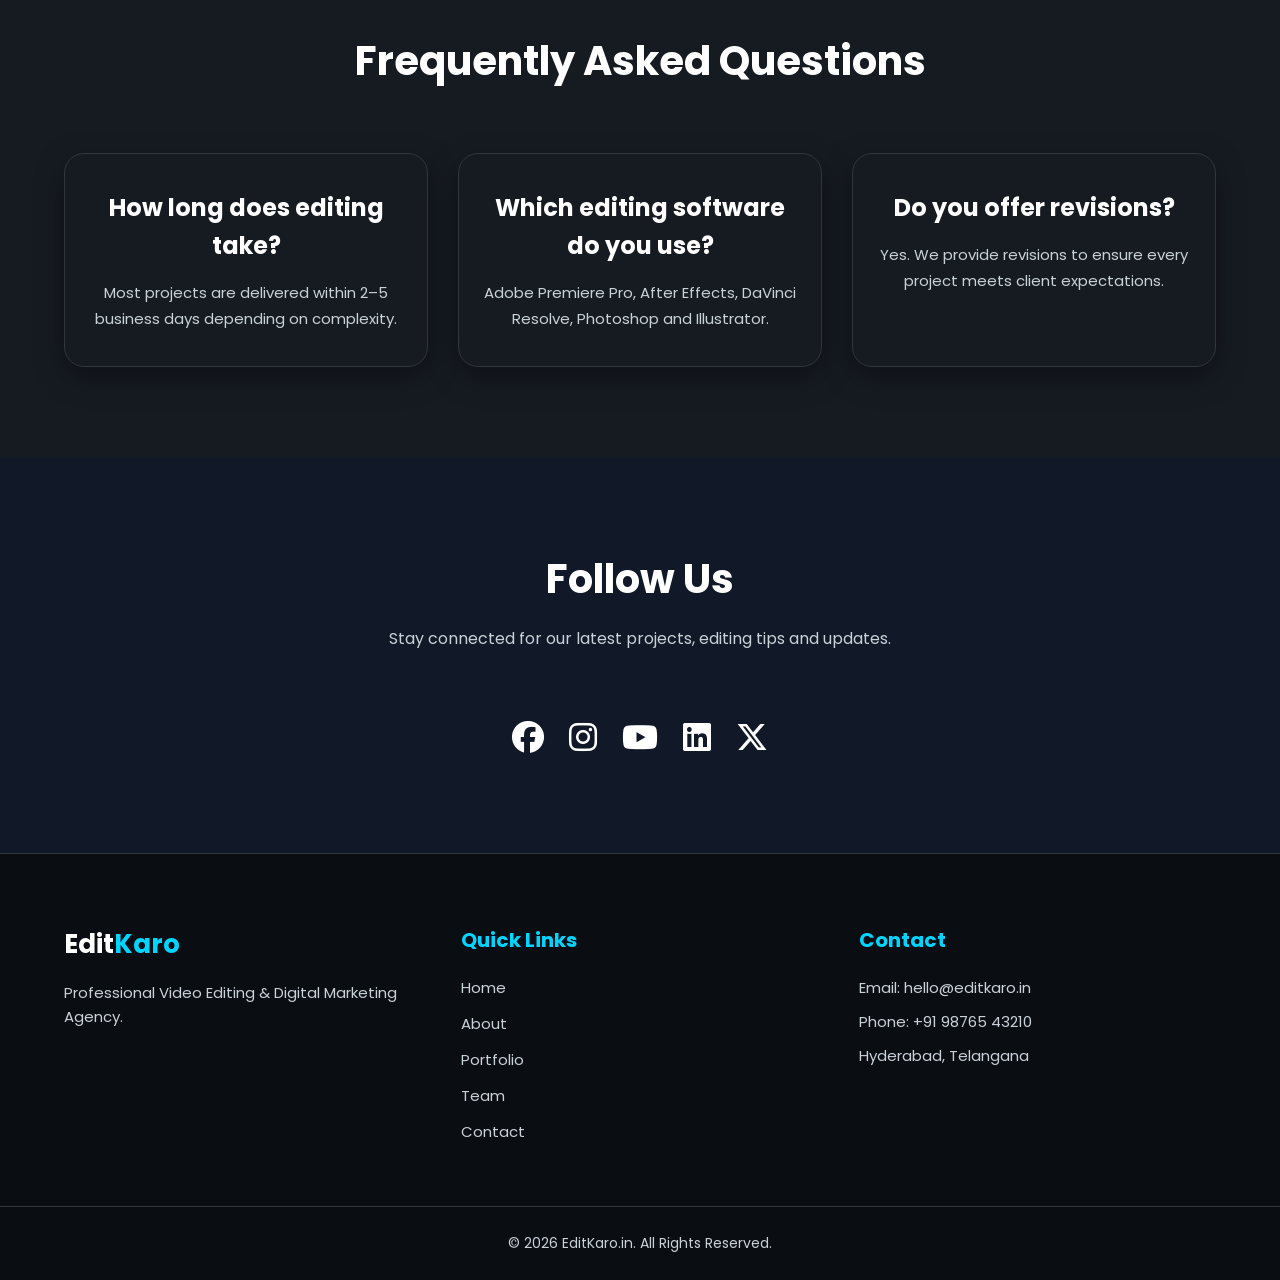
<file: contact.html>
<!DOCTYPE html>
<html lang="en">

<head>

    <meta charset="UTF-8">
    <meta name="viewport" content="width=device-width, initial-scale=1.0">

    <title>Contact Us | EditKaro</title>

    <link rel="stylesheet" href="style.css">

    <link rel="stylesheet"
        href="https://cdnjs.cloudflare.com/ajax/libs/font-awesome/6.6.0/css/all.min.css">

    <link href="https://fonts.googleapis.com/css2?family=Poppins:wght@300;400;500;600;700&display=swap"
        rel="stylesheet">

</head>

<body>

<!--================ HEADER ================-->

<header class="header">

<div class="container">

<a href="index.html" class="logo">

Edit<span>Karo</span>

</a>

<nav class="navbar">

<ul class="nav-links">

<li><a href="index.html">Home</a></li>

<li><a href="about.html">About</a></li>

<li><a href="portfolio.html">Portfolio</a></li>

<li><a href="team.html">Team</a></li>

<li><a href="contact.html" class="active">Contact</a></li>

</ul>

</nav>

<div class="menu-btn">

<i class="fas fa-bars"></i>

</div>

</div>

</header>

<!--================ HERO ================-->

<section class="hero">

<div class="container hero-container">

<div class="hero-content">

<h1>

Let's

<span>Connect</span>

</h1>

<p>

Have a project in mind?

Need professional editing services?

We're always ready to help.

</p>

<a href="#contactForm" class="btn">

Send Message

</a>

</div>

<div class="hero-image">

<img src="images/contact.png"

alt="Contact">

</div>

</div>

</section>

<!--================ CONTACT INFO ================-->

<section class="services">

<div class="container">

<div class="section-title">

<h2>Get In Touch</h2>

<p>

Contact us anytime for editing,

marketing or collaboration.

</p>

</div>

<div class="service-grid">

<div class="service-card">

<i class="fas fa-phone"></i>

<h3>Phone</h3>

<p>

+91 98765 43210

</p>

</div>

<div class="service-card">

<i class="fas fa-envelope"></i>

<h3>Email</h3>

<p>

hello@editkaro.in

</p>

</div>

<div class="service-card">

<i class="fas fa-location-dot"></i>

<h3>Address</h3>

<p>

Hyderabad,

Telangana,

India

</p>

</div>

</div>

</div>

</section>

<!--================ CONTACT FORM ================-->

<section class="newsletter">

<div class="container">

<div class="section-title">

<h2>Send Us A Message</h2>

</div>

<form id="contactForm">

<input
type="text"
id="contactName"
name="name"
placeholder="Full Name *"
required>

<input
type="email"
id="contactEmail"
name="email"
placeholder="Email Address *"
required>

<input
type="tel"
id="contactPhone"
name="phone"
placeholder="Phone Number (e.g. +91 98765 43210) *"
required>

<input
type="text"
id="contactSubject"
name="subject"
placeholder="Subject / Service Required"
required>

<textarea
id="contactMessage"
name="message"
rows="5"
placeholder="Write your project details or message..."
required></textarea>

<button
type="submit"
class="btn">

Send Message

</button>

</form>

<div id="formMessage"></div>

</div>

</section>
<!--================ GOOGLE MAP ================-->

    <section class="services">

        <div class="container">

            <div class="section-title">

                <h2>Find Us</h2>

                <p>

                    Visit our office or schedule an appointment
                    with our creative team.

                </p>

            </div>

            <div style="border-radius:20px;overflow:hidden;box-shadow:0 10px 30px rgba(0,0,0,.3);">

                <iframe
                    src="https://www.google.com/maps?q=Hyderabad,Telangana,India&output=embed"
                    width="100%"
                    height="450"
                    style="border:0;"
                    allowfullscreen=""
                    loading="lazy">
                </iframe>

            </div>

        </div>

    </section>

    <!--================ FAQ ================-->

    <section class="stats">

        <div class="container">

            <div class="section-title">

                <h2>Frequently Asked Questions</h2>

            </div>

            <div class="service-grid">

                <div class="service-card">

                    <h3>How long does editing take?</h3>

                    <p>

                        Most projects are delivered within
                        2–5 business days depending on
                        complexity.

                    </p>

                </div>

                <div class="service-card">

                    <h3>Which editing software do you use?</h3>

                    <p>

                        Adobe Premiere Pro, After Effects,
                        DaVinci Resolve, Photoshop
                        and Illustrator.

                    </p>

                </div>

                <div class="service-card">

                    <h3>Do you offer revisions?</h3>

                    <p>

                        Yes. We provide revisions to ensure
                        every project meets client expectations.

                    </p>

                </div>

            </div>

        </div>

    </section>

    <!--================ SOCIAL ================-->

    <section class="newsletter">

        <div class="container">

            <div class="section-title">

                <h2>Follow Us</h2>

                <p>

                    Stay connected for our latest projects,
                    editing tips and updates.

                </p>

            </div>

            <div style="display:flex;justify-content:center;gap:25px;font-size:32px;">

                <a href="#"><i class="fab fa-facebook"></i></a>

                <a href="#"><i class="fab fa-instagram"></i></a>

                <a href="#"><i class="fab fa-youtube"></i></a>

                <a href="#"><i class="fab fa-linkedin"></i></a>

                <a href="#"><i class="fab fa-x-twitter"></i></a>

            </div>

        </div>

    </section>

    <!--================ FOOTER ================-->

    <footer>

        <div class="container footer-container">

            <div class="footer-box">

                <h2>Edit<span>Karo</span></h2>

                <p>

                    Professional Video Editing &
                    Digital Marketing Agency.

                </p>

            </div>

            <div class="footer-box">

                <h3>Quick Links</h3>

                <a href="index.html">Home</a>

                <a href="about.html">About</a>

                <a href="portfolio.html">Portfolio</a>

                <a href="team.html">Team</a>

                <a href="contact.html">Contact</a>

            </div>

            <div class="footer-box">

                <h3>Contact</h3>

                <p>Email: hello@editkaro.in</p>

                <p>Phone: +91 98765 43210</p>

                <p>Hyderabad, Telangana</p>

            </div>

        </div>

        <div class="copyright">

            <p>

                © 2026 EditKaro.in. All Rights Reserved.

            </p>

        </div>

    </footer>

    <script src="script.js"></script>

    <script>
        const contactForm = document.getElementById("contactForm");
        const formMsg = document.getElementById("formMessage");

        if (contactForm) {
            contactForm.addEventListener("submit", function(e) {
                e.preventDefault();

                const submitBtn = contactForm.querySelector("button[type='submit']");
                const name = document.getElementById("contactName").value.trim();
                const email = document.getElementById("contactEmail").value.trim();
                const phone = document.getElementById("contactPhone").value.trim();
                const subject = document.getElementById("contactSubject").value.trim();
                const message = document.getElementById("contactMessage").value.trim();

                const payload = {
                    formType: "contact",
                    name: name,
                    email: email,
                    phone: phone,
                    subject: subject,
                    message: message,
                    timestamp: new Date().toISOString()
                };

                submitBtn.disabled = true;
                submitBtn.innerText = "Sending Message...";

                // Store in local storage array as fallback
                const contacts = JSON.parse(localStorage.getItem("editkaro_contacts") || "[]");
                contacts.push(payload);
                localStorage.setItem("editkaro_contacts", JSON.stringify(contacts));

                const sheetUrl = typeof GOOGLE_SHEETS_WEB_APP_URL !== "undefined" ? GOOGLE_SHEETS_WEB_APP_URL : "";

                if (sheetUrl && sheetUrl.length > 5) {
                    fetch(sheetUrl, {
                        method: "POST",
                        mode: "no-cors",
                        headers: { "Content-Type": "application/json" },
                        body: JSON.stringify(payload)
                    })
                    .then(() => {
                        formMsg.innerHTML = "<div style='color:#00ff88;font-size:17px;margin-top:15px;padding:15px;background:rgba(0,255,136,0.1);border-radius:10px;'>✅ Thank you, " + name + "! Your message has been sent and saved successfully.</div>";
                        contactForm.reset();
                    })
                    .catch(err => {
                        console.error("Submission Error:", err);
                        formMsg.innerHTML = "<div style='color:#00ff88;font-size:17px;margin-top:15px;padding:15px;background:rgba(0,255,136,0.1);border-radius:10px;'>✅ Thank you, " + name + "! Your message has been received.</div>";
                        contactForm.reset();
                    })
                    .finally(() => {
                        submitBtn.disabled = false;
                        submitBtn.innerText = "Send Message";
                    });
                } else {
                    setTimeout(() => {
                        formMsg.innerHTML = "<div style='color:#00ff88;font-size:17px;margin-top:15px;padding:15px;background:rgba(0,255,136,0.1);border-radius:10px;'>✅ Thank you, " + name + "! Your message has been sent successfully.</div>";
                        contactForm.reset();
                        submitBtn.disabled = false;
                        submitBtn.innerText = "Send Message";
                    }, 500);
                }
            });
        }
    </script>

</body>

</html>
</file>
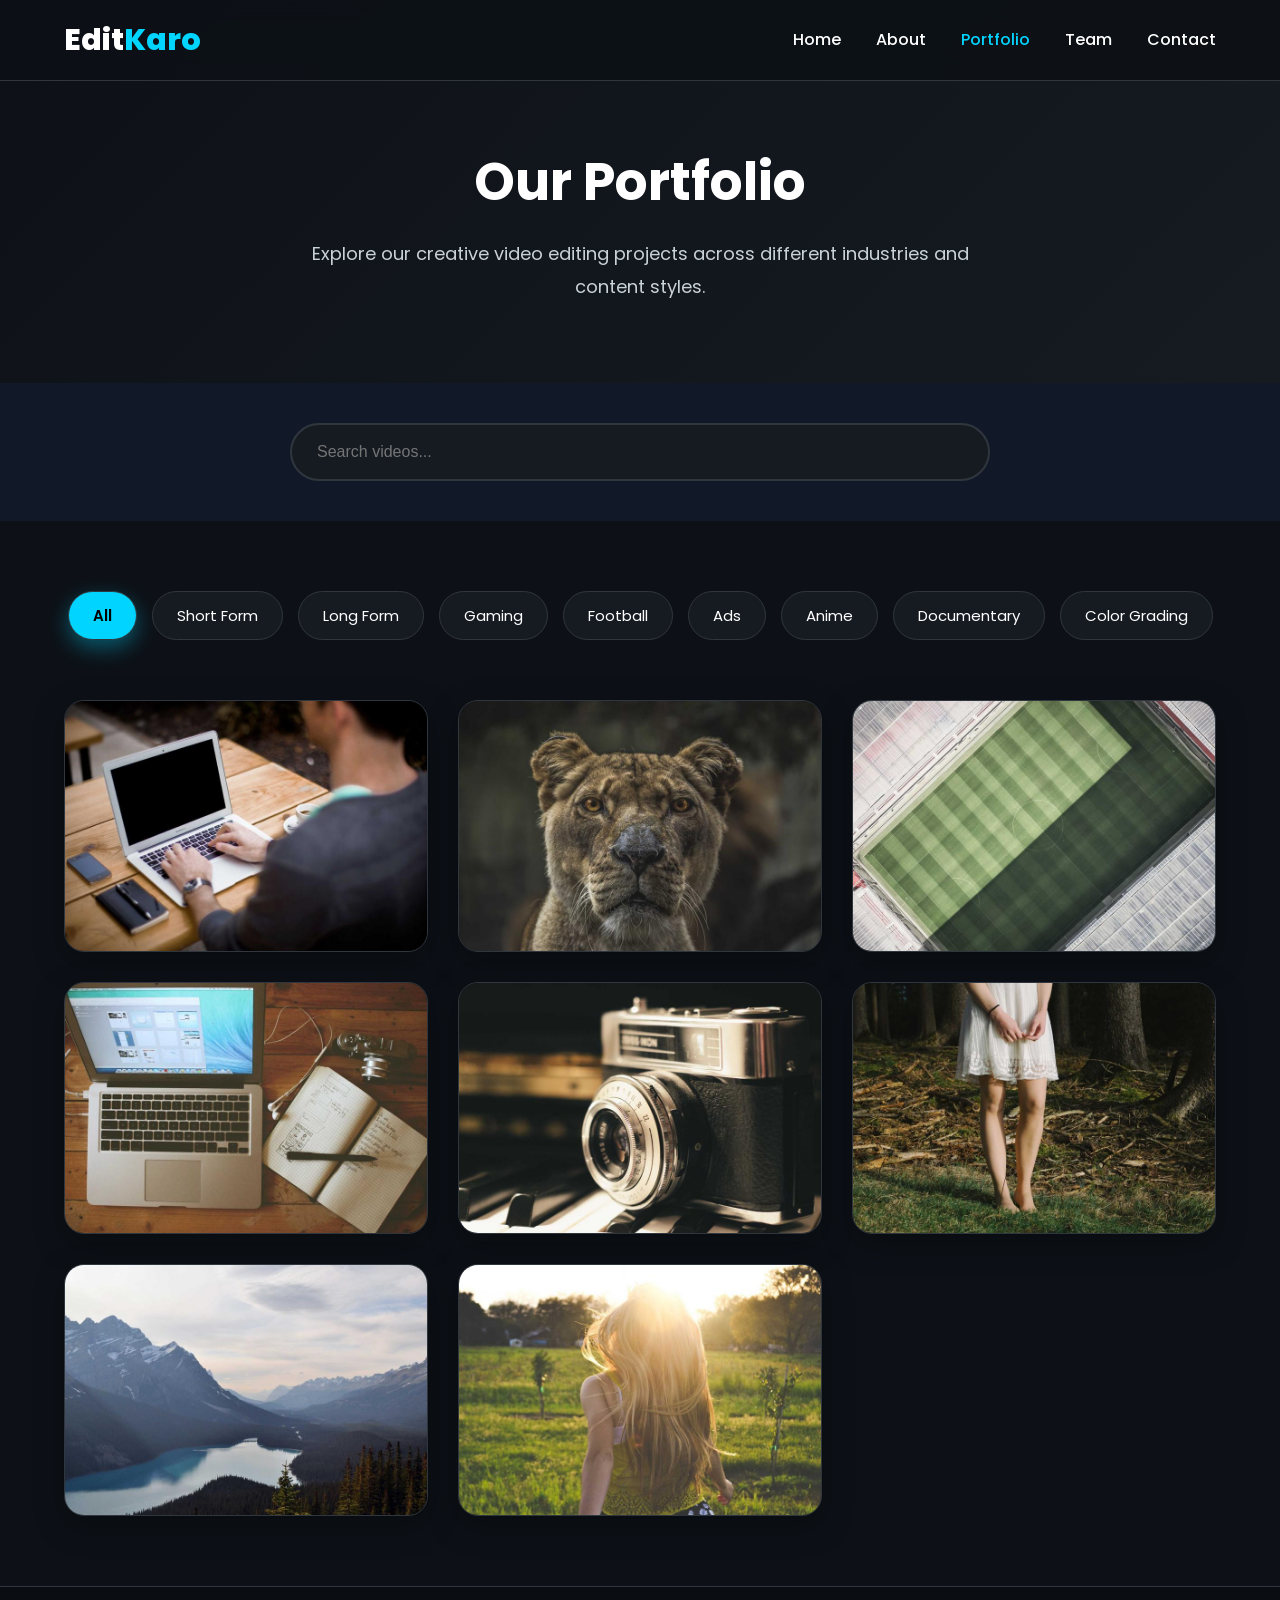
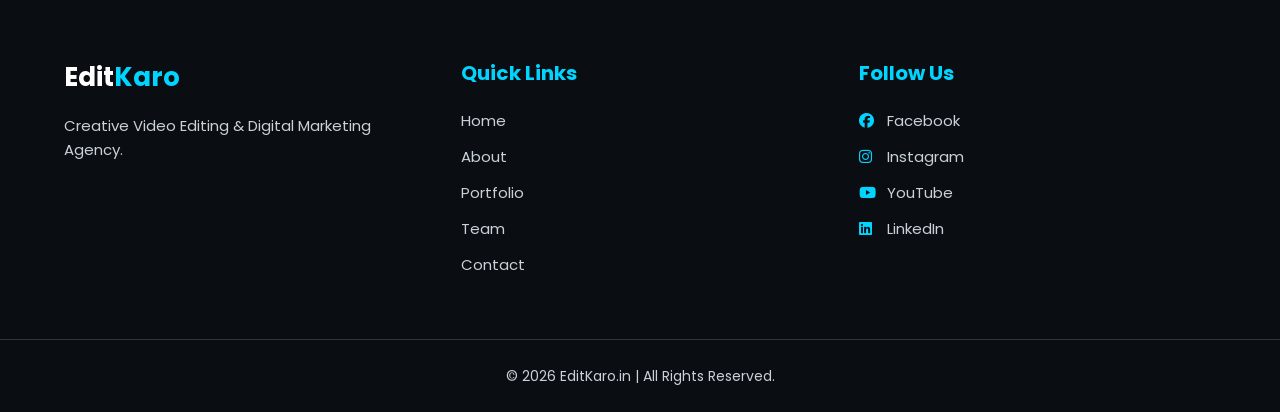
<file: portfolio.html>
<!DOCTYPE html>
<html lang="en">

<head>

    <meta charset="UTF-8">
    <meta name="viewport" content="width=device-width, initial-scale=1.0">

    <title>EditKaro | Portfolio</title>

    <link rel="stylesheet" href="style.css">
    <link rel="stylesheet" href="portfolio.css">

    <link rel="stylesheet"
        href="https://cdnjs.cloudflare.com/ajax/libs/font-awesome/6.6.0/css/all.min.css">

    <link href="https://fonts.googleapis.com/css2?family=Poppins:wght@300;400;500;600;700&display=swap"
        rel="stylesheet">

</head>

<body>

    <!--================ NAVBAR ================-->

    <header class="header">

        <div class="container">

            <a href="index.html" class="logo">
                Edit<span>Karo</span>
            </a>

            <nav class="navbar">

                <ul class="nav-links">

                    <li><a href="index.html">Home</a></li>

                    <li><a href="about.html">About</a></li>

                    <li><a href="portfolio.html" class="active">Portfolio</a></li>

                    <li><a href="team.html">Team</a></li>

                    <li><a href="contact.html">Contact</a></li>

                </ul>

            </nav>

            <div class="menu-btn">

                <i class="fas fa-bars"></i>

            </div>

        </div>

    </header>

    <!--================ PAGE TITLE ================-->

    <section class="portfolio-banner">

        <div class="container">

            <h1>Our Portfolio</h1>

            <p>

                Explore our creative video editing projects
                across different industries and content styles.

            </p>

        </div>

    </section>

    <!--================ SEARCH ================-->

    <section class="portfolio-search">

        <div class="container">

            <input
                type="text"
                id="searchBox"
                placeholder="Search videos...">

        </div>

    </section>

    <!--================ FILTER BUTTONS ================-->

    <section class="portfolio-section">

        <div class="container">

            <div class="portfolio-filter">

                <button class="filter-btn active"
                    data-filter="all">

                    All

                </button>

                <button class="filter-btn"
                    data-filter="short">

                    Short Form

                </button>

                <button class="filter-btn"
                    data-filter="long">

                    Long Form

                </button>

                <button class="filter-btn"
                    data-filter="gaming">

                    Gaming

                </button>

                <button class="filter-btn"
                    data-filter="football">

                    Football

                </button>

                <button class="filter-btn"
                    data-filter="ads">

                    Ads

                </button>

                <button class="filter-btn"
                    data-filter="anime">

                    Anime

                </button>

                <button class="filter-btn"
                    data-filter="documentary">

                    Documentary

                </button>

                <button class="filter-btn"
                    data-filter="grading">

                    Color Grading

                </button>

            </div>

            <!--================ VIDEO GRID ================-->

            <div class="portfolio-grid">

                <div class="portfolio-card short">

                    <img src="images/portfolio1.jpg"
                        alt="Instagram Reel">

                    <div class="overlay">

                        <h3>Instagram Reel</h3>

                        <p>Short Form Editing</p>

                        <button class="watch-btn"
                            data-video="https://www.youtube.com/embed/dQw4w9WgXcQ?autoplay=1">

                            Watch Video

                        </button>

                    </div>

                </div>

                <div class="portfolio-card gaming">

                    <img src="images/portfolio2.jpg"
                        alt="Gaming">

                    <div class="overlay">

                        <h3>Gaming Montage</h3>

                        <p>Gaming Video</p>

                        <button class="watch-btn"
                            data-video="https://www.youtube.com/embed/dQw4w9WgXcQ?autoplay=1">

                            Watch Video

                        </button>

                    </div>

                </div>

                <div class="portfolio-card football">

                    <img src="images/portfolio3.jpg"
                        alt="Football">

                    <div class="overlay">

                        <h3>Football Highlights</h3>

                        <p>Sports Edit</p>

                        <button class="watch-btn"
                            data-video="https://www.youtube.com/embed/dQw4w9WgXcQ?autoplay=1">

                            Watch Video

                        </button>

                    </div>

                </div>

                <div class="portfolio-card ads ecommerce">

                    <img src="images/portfolio4.jpg"
                        alt="eCommerce Advertisement">

                    <div class="overlay">

                        <h3>eCommerce Ad</h3>

                        <p>High-converting Product Ad</p>

                        <button class="watch-btn"
                            data-video="https://www.youtube.com/embed/dQw4w9WgXcQ?autoplay=1">

                            Watch Video

                        </button>

                    </div>

                </div>

                <div class="portfolio-card documentary">

                    <img src="images/portfolio5.jpg" alt="Documentary">

                    <div class="overlay">

                        <h3>Documentary Edit</h3>

                        <p>Cinematic Storytelling</p>

                        <button class="watch-btn"
                            data-video="https://www.youtube.com/embed/dQw4w9WgXcQ?autoplay=1">

                            Watch Video

                        </button>

                    </div>

                </div>

                <div class="portfolio-card grading">

                    <img src="images/portfolio6.jpg" alt="Color Grading">

                    <div class="overlay">

                        <h3>Color Grading</h3>

                        <p>Professional Cinematic Look</p>

                        <button class="watch-btn"
                            data-video="https://www.youtube.com/embed/dQw4w9WgXcQ?autoplay=1">

                            Watch Video

                        </button>

                    </div>

                </div>

                <div class="portfolio-card anime">

                    <img src="images/portfolio7.jpg" alt="Anime">

                    <div class="overlay">

                        <h3>Anime AMV</h3>

                        <p>Anime Video Editing</p>

                        <button class="watch-btn"
                            data-video="https://www.youtube.com/embed/dQw4w9WgXcQ?autoplay=1">

                            Watch Video

                        </button>

                    </div>

                </div>

                <div class="portfolio-card long">

                    <img src="images/portfolio8.jpg" alt="Long Form">

                    <div class="overlay">

                        <h3>YouTube Documentary</h3>

                        <p>Long Form Editing</p>

                        <button class="watch-btn"
                            data-video="https://www.youtube.com/embed/dQw4w9WgXcQ?autoplay=1">

                            Watch Video

                        </button>

                    </div>

                </div>

            </div>

        </div>

    </section>

    <!--================ VIDEO POPUP ================-->

    <div class="video-modal" id="videoModal">

        <div class="modal-content">

            <span class="close-modal">&times;</span>

            <div style="position:relative;padding-bottom:56.25%;height:0;overflow:hidden;border-radius:20px;background:#000;">
                <iframe id="portfolioIframe" style="position:absolute;top:0;left:0;width:100%;height:100%;border:0;" src="" allow="accelerometer; autoplay; clipboard-write; encrypted-media; gyroscope; picture-in-picture" allowfullscreen></iframe>
            </div>

        </div>

    </div>

    <!--================ FOOTER ================-->

    <footer>

        <div class="container footer-container">

            <div class="footer-box">

                <h2>Edit<span>Karo</span></h2>

                <p>
                    Creative Video Editing & Digital Marketing Agency.
                </p>

            </div>

            <div class="footer-box">

                <h3>Quick Links</h3>

                <a href="index.html">Home</a>
                <a href="about.html">About</a>
                <a href="portfolio.html">Portfolio</a>
                <a href="team.html">Team</a>
                <a href="contact.html">Contact</a>

            </div>

            <div class="footer-box">

                <h3>Follow Us</h3>

                <a href="#"><i class="fab fa-facebook"></i> Facebook</a>
                <a href="#"><i class="fab fa-instagram"></i> Instagram</a>
                <a href="#"><i class="fab fa-youtube"></i> YouTube</a>
                <a href="#"><i class="fab fa-linkedin"></i> LinkedIn</a>

            </div>

        </div>

        <div class="copyright">

            <p>&copy; 2026 EditKaro.in | All Rights Reserved.</p>

        </div>

    </footer>

    <!-- JavaScript -->

    <script src="script.js"></script>
    <script src="portfolio.js"></script>

</body>

</html>
</file>
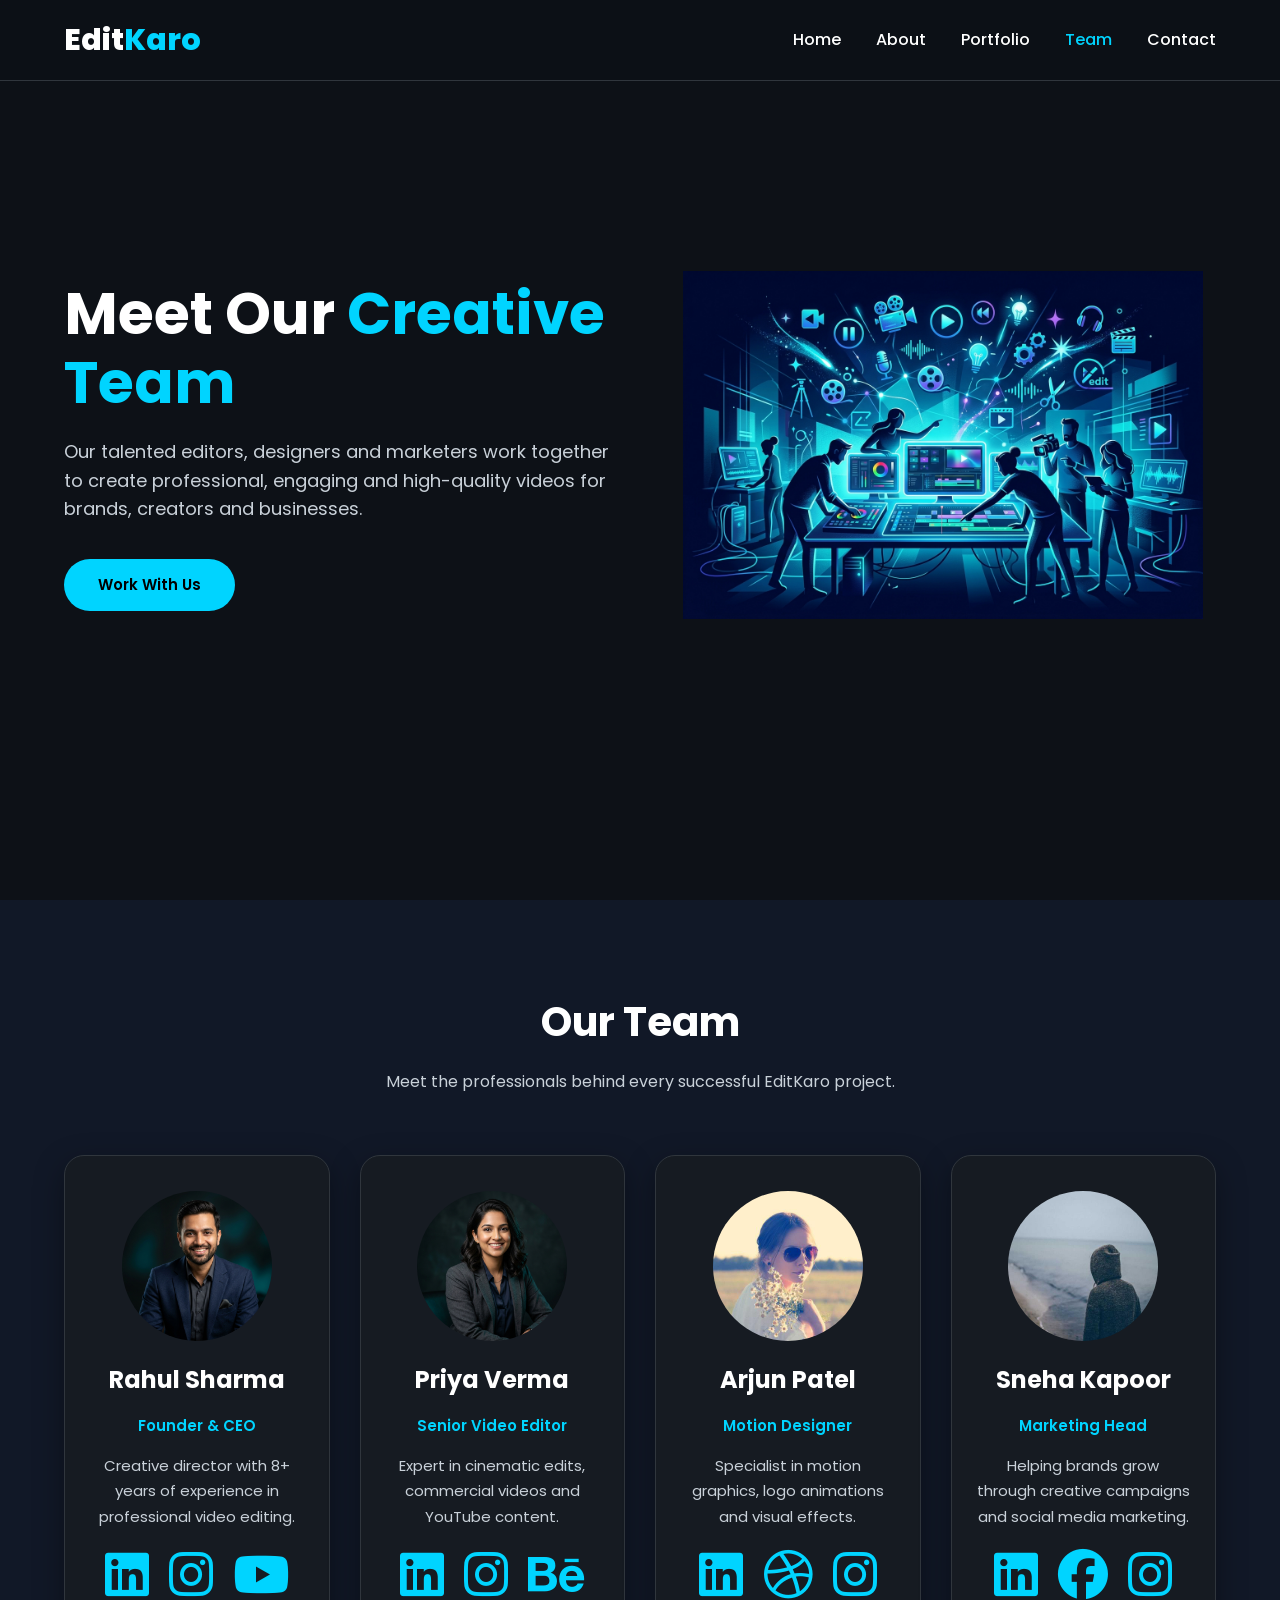
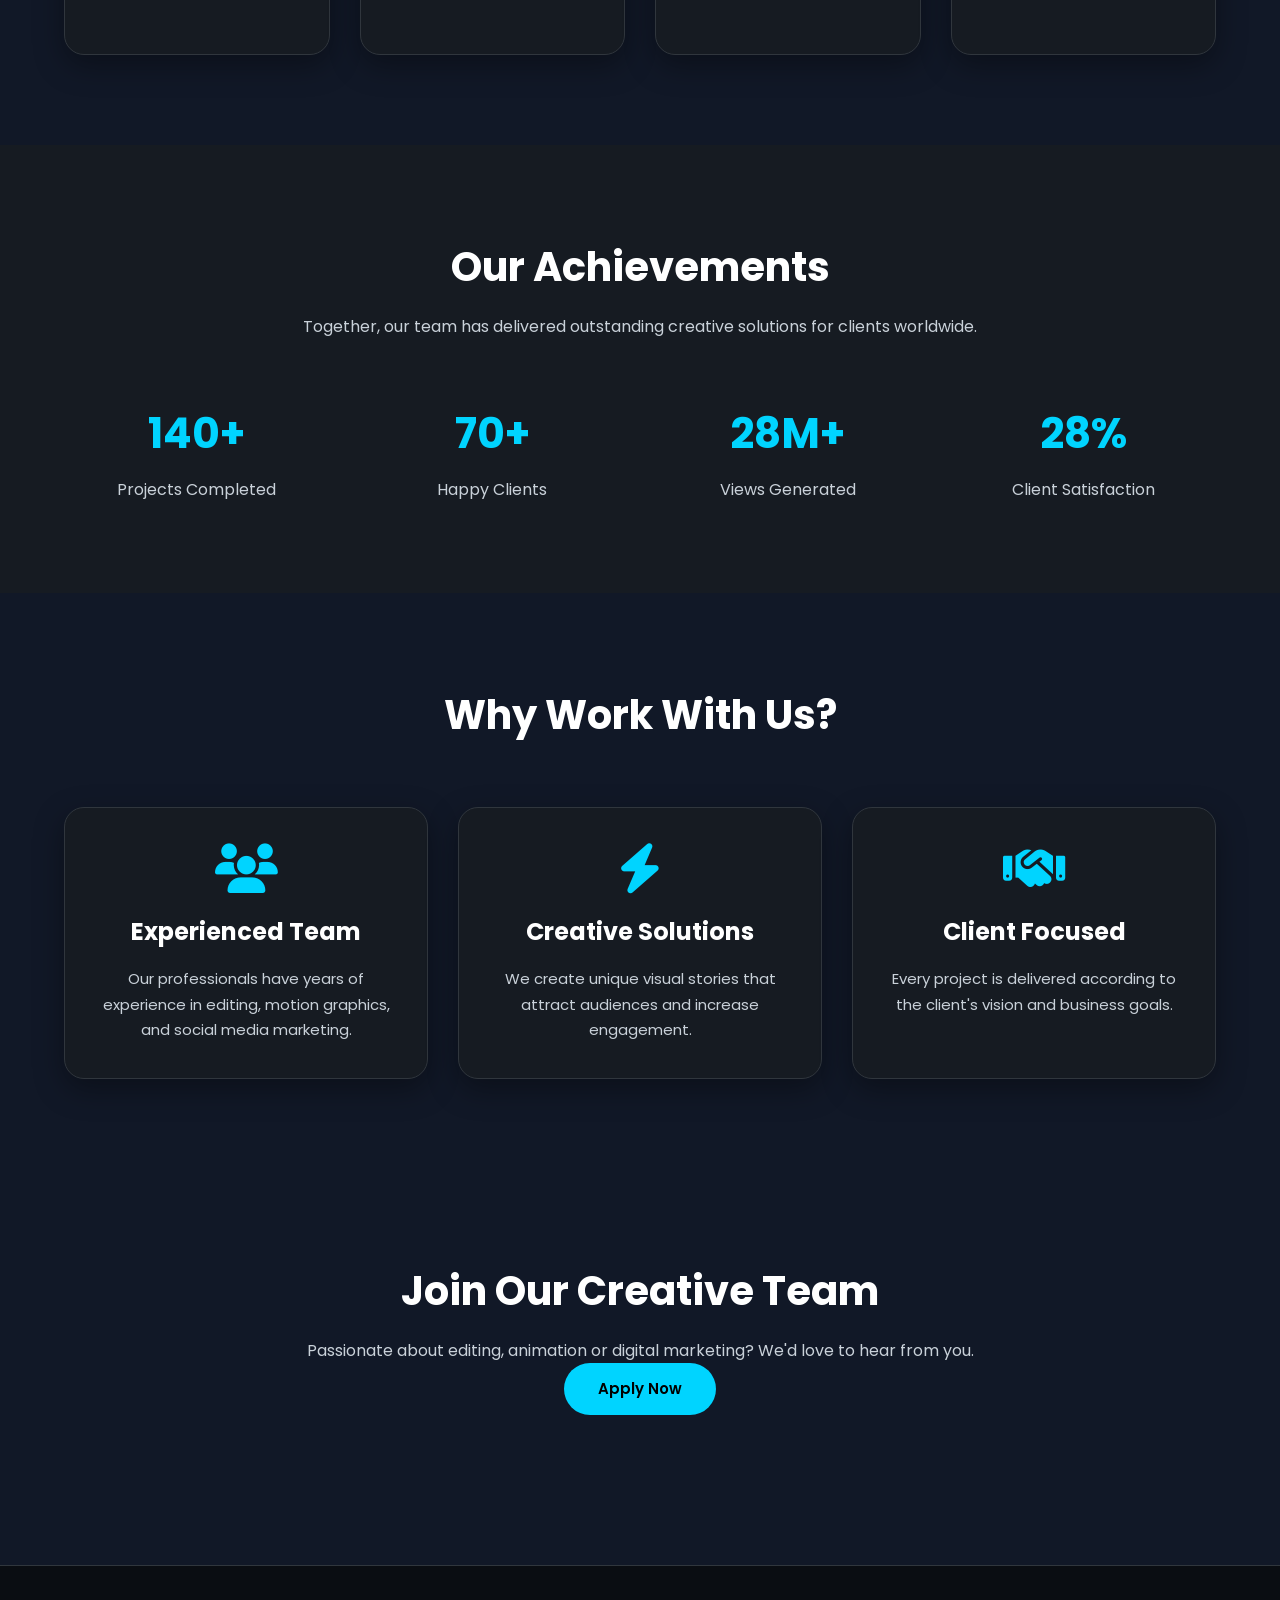
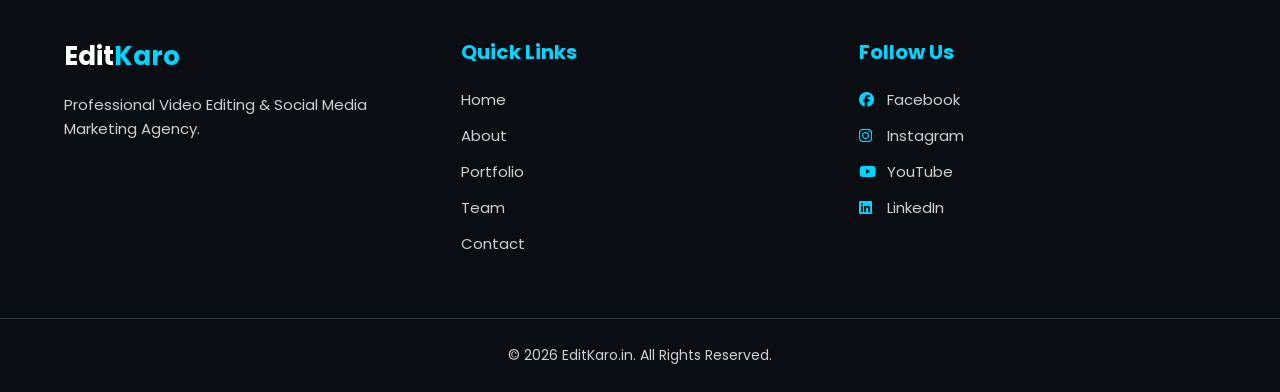
<file: team.html>
<!DOCTYPE html>
<html lang="en">

<head>

    <meta charset="UTF-8">
    <meta name="viewport" content="width=device-width, initial-scale=1.0">

    <title>Our Team | EditKaro</title>

    <link rel="stylesheet" href="style.css">

    <link rel="stylesheet"
        href="https://cdnjs.cloudflare.com/ajax/libs/font-awesome/6.6.0/css/all.min.css">

    <link href="https://fonts.googleapis.com/css2?family=Poppins:wght@300;400;500;600;700;800&display=swap"
        rel="stylesheet">

</head>

<body>

<!--================ HEADER ================-->

<header class="header">

    <div class="container">

        <a href="index.html" class="logo">
            Edit<span>Karo</span>
        </a>

        <nav class="navbar">

            <ul class="nav-links">

                <li><a href="index.html">Home</a></li>

                <li><a href="about.html">About</a></li>

                <li><a href="portfolio.html">Portfolio</a></li>

                <li><a href="team.html" class="active">Team</a></li>

                <li><a href="contact.html">Contact</a></li>

            </ul>

        </nav>

        <div class="menu-btn">
            <i class="fas fa-bars"></i>
        </div>

    </div>

</header>

<!--================ HERO ================-->

<section class="hero">

    <div class="container hero-container">

        <div class="hero-content">

            <h1>

                Meet Our
                <span>Creative Team</span>

            </h1>

            <p>

                Our talented editors, designers and marketers
                work together to create professional,
                engaging and high-quality videos for brands,
                creators and businesses.

            </p>

            <a href="contact.html" class="btn">

                Work With Us

            </a>

        </div>

        <div class="hero-image">

            <img src="images/team-banner.png"
                alt="Team">

        </div>

    </div>

</section>

<!--================ TEAM MEMBERS ================-->

<section class="services">

<div class="container">

<div class="section-title">

<h2>Our Team</h2>

<p>

Meet the professionals behind
every successful EditKaro project.

</p>

</div>

<div class="service-grid">

<!-- Member 1 -->

<div class="service-card">

<img src="images/member1.jpg"
alt="CEO"
style="width:150px;height:150px;border-radius:50%;margin:auto;object-fit:cover;">

<h3 style="margin-top:20px;">
Rahul Sharma
</h3>

<h4 style="color:#00d4ff;">
Founder & CEO
</h4>

<p>

Creative director with
8+ years of experience in
professional video editing.

</p>

<div style="margin-top:20px;">

<a href="#"><i class="fab fa-linkedin"></i></a>

<a href="#"><i class="fab fa-instagram"></i></a>

<a href="#"><i class="fab fa-youtube"></i></a>

</div>

</div>

<!-- Member 2 -->

<div class="service-card">

<img src="images/member2.jpg"
alt="Editor"
style="width:150px;height:150px;border-radius:50%;margin:auto;object-fit:cover;">

<h3 style="margin-top:20px;">
Priya Verma
</h3>

<h4 style="color:#00d4ff;">
Senior Video Editor
</h4>

<p>

Expert in cinematic edits,
commercial videos and
YouTube content.

</p>

<div style="margin-top:20px;">

<a href="#"><i class="fab fa-linkedin"></i></a>

<a href="#"><i class="fab fa-instagram"></i></a>

<a href="#"><i class="fab fa-behance"></i></a>

</div>

</div>

<!-- Member 3 -->

<div class="service-card">

<img src="images/member3.jpg"
alt="Motion Designer"
style="width:150px;height:150px;border-radius:50%;margin:auto;object-fit:cover;">

<h3 style="margin-top:20px;">
Arjun Patel
</h3>

<h4 style="color:#00d4ff;">
Motion Designer
</h4>

<p>

Specialist in motion graphics,
logo animations and
visual effects.

</p>

<div style="margin-top:20px;">

<a href="#"><i class="fab fa-linkedin"></i></a>

<a href="#"><i class="fab fa-dribbble"></i></a>

<a href="#"><i class="fab fa-instagram"></i></a>

</div>

</div>

<!-- Member 4 -->

<div class="service-card">

<img src="images/member4.jpg"
alt="Marketing"
style="width:150px;height:150px;border-radius:50%;margin:auto;object-fit:cover;">

<h3 style="margin-top:20px;">
Sneha Kapoor
</h3>

<h4 style="color:#00d4ff;">
Marketing Head
</h4>

<p>

Helping brands grow through
creative campaigns and
social media marketing.

</p>

<div style="margin-top:20px;">

<a href="#"><i class="fab fa-linkedin"></i></a>

<a href="#"><i class="fab fa-facebook"></i></a>

<a href="#"><i class="fab fa-instagram"></i></a>

</div>

</div>

</div>

</div>

</section>
<!--================ TEAM ACHIEVEMENTS ================-->

    <section class="stats">

        <div class="container">

            <div class="section-title">

                <h2>Our Achievements</h2>

                <p>
                    Together, our team has delivered outstanding
                    creative solutions for clients worldwide.
                </p>

            </div>

            <div class="stats-grid">

                <div class="stat-card">

                    <h2>500+</h2>

                    <p>Projects Completed</p>

                </div>

                <div class="stat-card">

                    <h2>250+</h2>

                    <p>Happy Clients</p>

                </div>

                <div class="stat-card">

                    <h2>50M+</h2>

                    <p>Views Generated</p>

                </div>

                <div class="stat-card">

                    <h2>98%</h2>

                    <p>Client Satisfaction</p>

                </div>

            </div>

        </div>

    </section>

    <!--================ WHY WORK WITH US ================-->

    <section class="services">

        <div class="container">

            <div class="section-title">

                <h2>Why Work With Us?</h2>

            </div>

            <div class="service-grid">

                <div class="service-card">

                    <i class="fas fa-users"></i>

                    <h3>Experienced Team</h3>

                    <p>

                        Our professionals have years of
                        experience in editing, motion graphics,
                        and social media marketing.

                    </p>

                </div>

                <div class="service-card">

                    <i class="fas fa-bolt"></i>

                    <h3>Creative Solutions</h3>

                    <p>

                        We create unique visual stories that
                        attract audiences and increase engagement.

                    </p>

                </div>

                <div class="service-card">

                    <i class="fas fa-handshake"></i>

                    <h3>Client Focused</h3>

                    <p>

                        Every project is delivered according
                        to the client's vision and business goals.

                    </p>

                </div>

            </div>

        </div>

    </section>

    <!--================ JOIN OUR TEAM ================-->

    <section class="newsletter">

        <div class="container">

            <div class="section-title">

                <h2>Join Our Creative Team</h2>

                <p>

                    Passionate about editing, animation or
                    digital marketing? We'd love to hear from you.

                </p>

                <a href="contact.html" class="btn">

                    Apply Now

                </a>

            </div>

        </div>

    </section>

    <!--================ FOOTER ================-->

    <footer>

        <div class="container footer-container">

            <div class="footer-box">

                <h2>Edit<span>Karo</span></h2>

                <p>

                    Professional Video Editing &
                    Social Media Marketing Agency.

                </p>

            </div>

            <div class="footer-box">

                <h3>Quick Links</h3>

                <a href="index.html">Home</a>

                <a href="about.html">About</a>

                <a href="portfolio.html">Portfolio</a>

                <a href="team.html">Team</a>

                <a href="contact.html">Contact</a>

            </div>

            <div class="footer-box">

                <h3>Follow Us</h3>

                <a href="#"><i class="fab fa-facebook"></i> Facebook</a>

                <a href="#"><i class="fab fa-instagram"></i> Instagram</a>

                <a href="#"><i class="fab fa-youtube"></i> YouTube</a>

                <a href="#"><i class="fab fa-linkedin"></i> LinkedIn</a>

            </div>

        </div>

        <div class="copyright">

            <p>

                © 2026 EditKaro.in. All Rights Reserved.

            </p>

        </div>

    </footer>

    <script src="script.js"></script>

</body>

</html>
</file>
<file: style.css>
/* ==========================
   GOOGLE FONT
========================== */
@import url('https://fonts.googleapis.com/css2?family=Poppins:wght@300;400;500;600;700;800&display=swap');

/* ==========================
   RESET
========================== */

*{
    margin:0;
    padding:0;
    box-sizing:border-box;
    scroll-behavior:smooth;
}

html{
    overflow-x:hidden;
}

body{
    font-family:'Poppins',sans-serif;
    background:#0d1117;
    color:#ffffff;
    overflow-x:hidden;
    line-height:1.6;
}

img{
    max-width:100%;
    display:block;
}

a{
    text-decoration:none;
    color:inherit;
}

ul{
    list-style:none;
}

button{
    cursor:pointer;
    border:none;
    outline:none;
    font-family:'Poppins',sans-serif;
}

/* ==========================
   VARIABLES
========================== */

:root{

    --primary:#00d4ff;
    --secondary:#6c63ff;
    --dark:#0d1117;
    --card:#161b22;
    --white:#ffffff;
    --text:#c9d1d9;
    --border:#30363d;

    --shadow:0 10px 30px rgba(0,0,0,.35);

}

/* ==========================
   COMMON
========================== */

.container{
    width:90%;
    max-width:1200px;
    margin:auto;
}

section{
    padding:90px 0;
}

.section-title{
    text-align:center;
    margin-bottom:60px;
}

.section-title h2{
    font-size:40px;
    margin-bottom:15px;
}

.section-title p{
    color:var(--text);
    max-width:700px;
    margin:auto;
}

.btn{

    display:inline-block;
    padding:14px 34px;
    background:var(--primary);
    color:#000;
    font-weight:600;
    border-radius:40px;
    transition:.35s;
    border:none;
    cursor:pointer;
    font-size:15px;

}

.btn:hover{

    transform:translateY(-5px);
    box-shadow:0 10px 25px rgba(0,212,255,.35);

}

.btn-outline{

    background:transparent;
    border:2px solid var(--primary);
    color:var(--primary);

}

.btn-outline:hover{

    background:var(--primary);
    color:#000;

}

/* ==========================
   HEADER
========================== */

.header{

    position:fixed;
    top:0;
    left:0;
    width:100%;
    z-index:1000;
    background:rgba(13,17,23,.95);
    backdrop-filter:blur(10px);
    border-bottom:1px solid var(--border);

}

.header .container{

    display:flex;
    justify-content:space-between;
    align-items:center;
    height:80px;

}

.logo{

    font-size:30px;
    font-weight:800;

}

.logo span{

    color:var(--primary);

}

.nav-links{

    display:flex;
    gap:35px;

}

.nav-links li a{

    font-weight:500;
    transition:.3s;

}

.nav-links li a:hover,
.nav-links li a.active{

    color:var(--primary);

}

.menu-btn{

    display:none;
    font-size:28px;
    color:#fff;
    cursor:pointer;
    z-index:1100;

}

/* ==========================
   HERO
========================== */

.hero{

    min-height:100vh;
    display:flex;
    align-items:center;
    padding-top:80px;

}

.hero-container{

    display:grid;
    grid-template-columns:1fr 1fr;
    gap:60px;
    align-items:center;

}

.hero-content h1{

    font-size:58px;
    line-height:1.2;
    margin-bottom:20px;

}

.hero-content h1 span{

    color:var(--primary);

}

.hero-content p{

    color:var(--text);
    margin-bottom:35px;
    font-size:18px;

}

.hero-buttons{

    display:flex;
    gap:20px;
    flex-wrap:wrap;

}

.hero-image{

    display:flex;
    justify-content:center;

}

.hero-image img{

    width:100%;
    max-width:520px;
    animation:float 4s ease-in-out infinite;
}

@keyframes float{

    0%{
        transform:translateY(0);
    }

    50%{
        transform:translateY(-15px);
    }

    100%{
        transform:translateY(0);
    }

}
/*=========================================
        SERVICES SECTION
=========================================*/

.services{
    background:#111827;
}

.service-grid{
    display:grid;
    grid-template-columns:repeat(auto-fit,minmax(250px,1fr));
    gap:30px;
}

.service-card{
    background:var(--card);
    border:1px solid var(--border);
    border-radius:20px;
    padding:35px 25px;
    text-align:center;
    transition:0.4s ease;
    box-shadow:var(--shadow);
}

.service-card:hover{
    transform:translateY(-10px);
    border-color:var(--primary);
}

.service-card i{
    font-size:50px;
    color:var(--primary);
    margin-bottom:20px;
}

.service-card h3{
    font-size:24px;
    margin-bottom:15px;
    color:var(--white);
}

.service-card h4{
    font-size:15px;
    margin-bottom:15px;
    font-weight:600;
}

.service-card p{
    color:var(--text);
    font-size:15px;
    line-height:1.7;
}

.service-card a{
    color:var(--text);
    font-size:18px;
    margin:0 8px;
    transition:.3s;
}

.service-card a:hover{
    color:var(--primary);
}

/*=========================================
        PORTFOLIO SECTION (home page)
=========================================*/

.portfolio{
    background:var(--dark);
}

.portfolio-filter{
    display:flex;
    justify-content:center;
    flex-wrap:wrap;
    gap:15px;
    margin-bottom:50px;
}

.filter-btn{
    padding:12px 25px;
    border-radius:30px;
    background:var(--card);
    color:var(--white);
    border:1px solid var(--border);
    transition:0.3s ease;
}

.filter-btn:hover,
.filter-btn.active{
    background:var(--primary);
    color:#000;
}

.portfolio-grid{
    display:grid;
    grid-template-columns:repeat(auto-fit,minmax(280px,1fr));
    gap:25px;
}

.portfolio-card{
    position:relative;
    overflow:hidden;
    border-radius:20px;
    cursor:pointer;
    box-shadow:var(--shadow);
}

.portfolio-card img{
    width:100%;
    height:260px;
    object-fit:cover;
    transition:0.5s;
}

.portfolio-card:hover img{
    transform:scale(1.1);
}

.overlay{
    position:absolute;
    left:0;
    bottom:-100%;
    width:100%;
    background:linear-gradient(
        rgba(0,0,0,0),
        rgba(0,0,0,.92)
    );
    padding:30px;
    transition:0.4s;
}

.portfolio-card:hover .overlay{
    bottom:0;
}

.overlay h3{
    color:#fff;
    margin-bottom:8px;
    font-size:22px;
}

.overlay p{
    color:#ddd;
    font-size:15px;
}

/* Portfolio Animation */

.portfolio-card{
    animation:fadeUp .8s ease;
}

@keyframes fadeUp{

    from{
        opacity:0;
        transform:translateY(40px);
    }

    to{
        opacity:1;
        transform:translateY(0);
    }

}

/*=========================================
        STATS SECTION
=========================================*/

.stats{
    background:var(--card);
}

.stats-grid{
    display:grid;
    grid-template-columns:repeat(auto-fit,minmax(200px,1fr));
    gap:30px;
    text-align:center;
}

.stat-card h2{
    font-size:42px;
    color:var(--primary);
    margin-bottom:10px;
}

.stat-card p{
    color:var(--text);
    font-size:16px;
}

/*=========================================
        SKILLS (progress bars)
=========================================*/

.skills{
    display:flex;
    flex-direction:column;
    gap:30px;
    max-width:700px;
    margin:auto;
}

.skill h4{
    margin-bottom:10px;
    color:var(--white);
    font-weight:500;
}

.skill progress{
    width:100%;
    height:14px;
    border-radius:10px;
    -webkit-appearance:none;
    appearance:none;
    border:none;
}

.skill progress::-webkit-progress-bar{
    background:#0d1117;
    border-radius:10px;
    border:1px solid var(--border);
}

.skill progress::-webkit-progress-value{
    background:linear-gradient(90deg,var(--primary),var(--secondary));
    border-radius:10px;
}

.skill progress::-moz-progress-bar{
    background:linear-gradient(90deg,var(--primary),var(--secondary));
    border-radius:10px;
}

/*=========================================
        NEWSLETTER / CTA SECTION
=========================================*/

.newsletter{
    background:#111827;
    text-align:center;
}

.newsletter-form{
    display:flex;
    justify-content:center;
    gap:15px;
    flex-wrap:wrap;
    margin-top:10px;
}

.newsletter-form input{
    padding:15px 25px;
    border-radius:40px;
    border:1px solid var(--border);
    background:var(--card);
    color:#fff;
    min-width:280px;
    outline:none;
    font-family:inherit;
    transition:.3s;
}

.newsletter-form input:focus{
    border-color:var(--primary);
    box-shadow:0 0 15px rgba(0,212,255,.25);
}

.newsletter-form button{
    padding:15px 34px;
    border-radius:40px;
    background:var(--primary);
    color:#000;
    font-weight:600;
    transition:.3s;
}

.newsletter-form button:hover{
    transform:translateY(-3px);
    box-shadow:0 10px 25px rgba(0,212,255,.35);
}

#newsletterMessage{
    margin-top:15px;
    font-weight:500;
    min-height:20px;
}

/*=========================================
        CONTACT FORM
=========================================*/

#contactForm{
    max-width:700px;
    margin:0 auto;
    display:flex;
    flex-direction:column;
    gap:18px;
}

#contactForm input,
#contactForm textarea{
    width:100%;
    padding:16px 22px;
    border-radius:12px;
    border:1px solid var(--border);
    background:var(--card);
    color:#fff;
    font-family:inherit;
    font-size:15px;
    outline:none;
    transition:.3s;
    resize:vertical;
}

#contactForm input:focus,
#contactForm textarea:focus{
    border-color:var(--primary);
    box-shadow:0 0 20px rgba(0,212,255,.25);
    background:#1c2128;
}

#contactForm button{
    align-self:center;
    margin-top:10px;
    padding:16px 40px;
}

#formMessage{
    text-align:center;
    margin-top:15px;
    font-weight:500;
    min-height:20px;
}

/*=========================================
        FOOTER
=========================================*/

footer{
    background:#0a0d12;
    border-top:1px solid var(--border);
    padding:70px 0 0;
}

.footer-container{
    display:grid;
    grid-template-columns:repeat(auto-fit,minmax(220px,1fr));
    gap:40px;
    padding-bottom:50px;
}

.footer-box h2{
    font-size:26px;
    margin-bottom:15px;
}

.footer-box h2 span{
    color:var(--primary);
}

.footer-box h3{
    margin-bottom:20px;
    font-size:20px;
    color:var(--primary);
}

.footer-box p{
    color:var(--text);
    margin-bottom:10px;
    font-size:15px;
}

.footer-box a{
    display:block;
    color:var(--text);
    margin-bottom:12px;
    transition:.3s;
    font-size:15px;
}

.footer-box a i{
    margin-right:8px;
    color:var(--primary);
    width:16px;
}

.footer-box a:hover{
    color:var(--primary);
    transform:translateX(5px);
}

.copyright{
    text-align:center;
    padding:25px 0;
    border-top:1px solid var(--border);
    color:var(--text);
    font-size:14px;
}

/*=========================================
        SCROLL TO TOP BUTTON
=========================================*/

#scrollTop{
    position:fixed;
    bottom:30px;
    right:30px;
    width:50px;
    height:50px;
    background:var(--primary);
    color:#000;
    border-radius:50%;
    display:flex;
    align-items:center;
    justify-content:center;
    font-size:20px;
    cursor:pointer;
    opacity:0;
    visibility:hidden;
    transform:translateY(20px);
    transition:.3s;
    z-index:999;
}

#scrollTop.show{
    opacity:1;
    visibility:visible;
    transform:translateY(0);
}

#scrollTop:hover{
    background:var(--secondary);
    color:#fff;
}

/*=========================================
        RESPONSIVE DESIGN
=========================================*/

@media (max-width:992px){

    .hero-container{
        grid-template-columns:1fr;
        text-align:center;
    }

    .hero-image{
        order:-1;
    }

    .hero-buttons{
        justify-content:center;
    }

    .hero-content h1{
        font-size:46px;
    }

}

@media (max-width:768px){

    .menu-btn{
        display:block;
    }

    .nav-links{
        position:fixed;
        top:80px;
        left:-100%;
        width:100%;
        flex-direction:column;
        background:var(--dark);
        text-align:center;
        padding:30px 0;
        gap:20px;
        border-bottom:1px solid var(--border);
        transition:.4s;
    }

    .nav-links.active{
        left:0;
    }

    .hero-content h1{
        font-size:38px;
    }

    .section-title h2{
        font-size:30px;
    }

    .footer-container{
        text-align:center;
    }

    .footer-box a:hover{
        transform:none;
    }

}

@media (max-width:480px){

    .hero-content h1{
        font-size:30px;
    }

    .hero-buttons{
        flex-direction:column;
    }

    .newsletter-form{
        flex-direction:column;
        align-items:center;
    }

    .newsletter-form input{
        width:100%;
        min-width:0;
    }

    #scrollTop{
        width:44px;
        height:44px;
        right:20px;
        bottom:20px;
    }

}
</file>
<file: portfolio.css>
/*=========================================
        PORTFOLIO PAGE STYLES
=========================================*/

:root{
    --primary:#00d4ff;
    --secondary:#6c63ff;
    --dark:#0d1117;
    --card:#161b22;
    --white:#ffffff;
    --text:#c9d1d9;
    --border:#30363d;
    --shadow:0 10px 30px rgba(0,0,0,.35);
}

/*=========================================
        PAGE BANNER
=========================================*/

.portfolio-banner{

    padding:140px 0 80px;

    background:linear-gradient(
        135deg,
        #0d1117,
        #161b22
    );

    text-align:center;

}

.portfolio-banner h1{

    font-size:52px;
    margin-bottom:15px;
    color:var(--white);

}

.portfolio-banner p{

    max-width:700px;
    margin:auto;
    color:var(--text);
    font-size:18px;
    line-height:1.8;

}

/*=========================================
        SEARCH BAR
=========================================*/

.portfolio-search{

    background:#111827;
    padding:40px 0;

}

.portfolio-search input{

    width:100%;
    max-width:700px;

    display:block;

    margin:auto;

    padding:18px 25px;

    border-radius:50px;

    border:2px solid var(--border);

    background:#161b22;

    color:#fff;

    font-size:16px;

    outline:none;

    transition:.3s;

}

.portfolio-search input:focus{

    border-color:var(--primary);

    box-shadow:0 0 15px rgba(0,212,255,.25);

}

/*=========================================
        FILTER BUTTONS
=========================================*/

.portfolio-section{

    padding:70px 0;

    background:#0d1117;

}

.portfolio-filter{

    display:flex;

    justify-content:center;

    flex-wrap:wrap;

    gap:15px;

    margin-bottom:60px;

}

.filter-btn{

    padding:12px 24px;

    border-radius:30px;

    background:#161b22;

    color:#fff;

    border:1px solid var(--border);

    font-size:15px;

    transition:.3s;

    cursor:pointer;

}

.filter-btn:hover{

    background:var(--primary);

    color:#000;

    transform:translateY(-3px);

}

.filter-btn.active{

    background:var(--primary);

    color:#000;

    font-weight:600;

    box-shadow:0 8px 20px rgba(0,212,255,.35);

}
/*=========================================
        PORTFOLIO GRID
=========================================*/

.portfolio-grid{

    display:grid;

    grid-template-columns:repeat(auto-fit,minmax(300px,1fr));

    gap:30px;

}

/*=========================================
        PORTFOLIO CARD
=========================================*/

.portfolio-card{

    position:relative;

    overflow:hidden;

    border-radius:20px;

    background:var(--card);

    border:1px solid var(--border);

    box-shadow:var(--shadow);

    transition:.4s ease;

    cursor:pointer;

}

.portfolio-card:hover{

    transform:translateY(-10px);

    border-color:var(--primary);

}

.portfolio-card img{

    width:100%;

    height:250px;

    object-fit:cover;

    transition:.5s;

}

.portfolio-card:hover img{

    transform:scale(1.1);

}

/*=========================================
        OVERLAY
=========================================*/

.overlay{

    position:absolute;

    left:0;

    bottom:-100%;

    width:100%;

    height:100%;

    display:flex;

    flex-direction:column;

    justify-content:flex-end;

    padding:25px;

    background:linear-gradient(
        transparent,
        rgba(0,0,0,.92)
    );

    transition:.45s;

}

.portfolio-card:hover .overlay{

    bottom:0;

}

.overlay h3{

    color:#fff;

    font-size:24px;

    margin-bottom:8px;

}

.overlay p{

    color:#ddd;

    font-size:15px;

    margin-bottom:20px;

}

/*=========================================
        WATCH BUTTON
=========================================*/

.watch-btn{

    width:fit-content;

    padding:12px 26px;

    background:var(--primary);

    color:#000;

    border:none;

    border-radius:30px;

    font-weight:600;

    cursor:pointer;

    transition:.3s;

}

.watch-btn:hover{

    transform:translateY(-3px);

    box-shadow:0 8px 20px rgba(0,212,255,.35);

}

/*=========================================
        CARD ANIMATION
=========================================*/

.portfolio-card{

    opacity:0;

    transform:translateY(40px);

    animation:cardFade .8s forwards;

}

.portfolio-card:nth-child(2){ animation-delay:.1s; }
.portfolio-card:nth-child(3){ animation-delay:.2s; }
.portfolio-card:nth-child(4){ animation-delay:.3s; }
.portfolio-card:nth-child(5){ animation-delay:.4s; }
.portfolio-card:nth-child(6){ animation-delay:.5s; }
.portfolio-card:nth-child(7){ animation-delay:.6s; }
.portfolio-card:nth-child(8){ animation-delay:.7s; }

@keyframes cardFade{

    from{

        opacity:0;

        transform:translateY(40px);

    }

    to{

        opacity:1;

        transform:translateY(0);

    }

}
/*=========================================
        VIDEO MODAL
=========================================*/

.video-modal{

    position:fixed;

    top:0;
    left:0;

    width:100%;
    height:100%;

    background:rgba(0,0,0,.92);

    display:none;

    justify-content:center;
    align-items:center;

    z-index:9999;

    padding:20px;

    animation:fadeIn .4s ease;

}

.video-modal.active{

    display:flex;

}

/*=========================================
        MODAL CONTENT
=========================================*/

.modal-content{

    position:relative;

    width:90%;
    max-width:950px;

    background:#111827;

    border-radius:20px;

    overflow:hidden;

    border:2px solid var(--border);

    box-shadow:0 15px 40px rgba(0,0,0,.6);

    animation:zoomIn .4s ease;

}

.modal-content video{

    width:100%;

    display:block;

    background:#000;

    border-radius:20px;

}

/*=========================================
        CLOSE BUTTON
=========================================*/

.close-modal{

    position:absolute;

    top:15px;
    right:20px;

    width:42px;
    height:42px;

    background:rgba(0,0,0,.6);

    color:#fff;

    border-radius:50%;

    display:flex;
    align-items:center;
    justify-content:center;

    font-size:28px;

    cursor:pointer;

    transition:.3s;

    z-index:10;

}

.close-modal:hover{

    background:var(--primary);

    color:#000;

    transform:rotate(90deg);

}

/*=========================================
        VIDEO TITLE
=========================================*/

.video-info{

    padding:20px 25px;

    background:#161b22;

}

.video-info h3{

    color:#fff;

    font-size:24px;

    margin-bottom:10px;

}

.video-info p{

    color:var(--text);

    line-height:1.7;

}

/*=========================================
        MODAL ANIMATIONS
=========================================*/

@keyframes fadeIn{

    from{

        opacity:0;

    }

    to{

        opacity:1;

    }

}

@keyframes zoomIn{

    from{

        opacity:0;

        transform:scale(.8);

    }

    to{

        opacity:1;

        transform:scale(1);

    }

}

/*=========================================
        VIDEO HOVER EFFECT
=========================================*/

.watch-btn i{

    margin-right:8px;

}

.watch-btn:active{

    transform:scale(.95);

}

/*=========================================
        LOADING EFFECT
=========================================*/

.portfolio-card.loading{

    opacity:.5;

    pointer-events:none;

}
/*=========================================
        RESPONSIVE DESIGN
=========================================*/

/* Laptop */
@media (max-width:1200px){

    .portfolio-grid{
        grid-template-columns:repeat(3,1fr);
    }

}

/* Tablet */

@media (max-width:992px){

    .portfolio-banner{
        padding:120px 0 70px;
    }

    .portfolio-banner h1{
        font-size:42px;
    }

    .portfolio-banner p{
        font-size:16px;
    }

    .portfolio-grid{
        grid-template-columns:repeat(2,1fr);
        gap:25px;
    }

    .portfolio-filter{
        gap:12px;
    }

    .filter-btn{
        padding:10px 20px;
        font-size:14px;
    }

}

/* Mobile */

@media (max-width:768px){

    .portfolio-banner{
        padding:110px 0 60px;
    }

    .portfolio-banner h1{
        font-size:34px;
    }

    .portfolio-banner p{
        font-size:15px;
        line-height:1.7;
    }

    .portfolio-search{
        padding:30px 20px;
    }

    .portfolio-search input{
        font-size:15px;
        padding:15px 20px;
    }

    .portfolio-filter{
        justify-content:center;
        gap:10px;
    }

    .filter-btn{
        padding:10px 18px;
        font-size:13px;
    }

    .portfolio-grid{
        grid-template-columns:1fr;
        gap:25px;
    }

    .portfolio-card img{
        height:230px;
    }

    .overlay{
        padding:20px;
    }

    .overlay h3{
        font-size:20px;
    }

    .overlay p{
        font-size:14px;
    }

    .watch-btn{
        width:100%;
        text-align:center;
    }

}

/* Small Mobile */

@media (max-width:480px){

    .portfolio-banner h1{
        font-size:28px;
    }

    .portfolio-banner p{
        font-size:14px;
    }

    .portfolio-search input{
        padding:14px 18px;
        font-size:14px;
    }

    .filter-btn{
        width:100%;
    }

    .portfolio-card img{
        height:210px;
    }

    .overlay{
        position:relative;
        bottom:0;
        background:#161b22;
    }

    .portfolio-card:hover img{
        transform:none;
    }

}

/*=========================================
        HOVER EFFECTS
=========================================*/

.portfolio-card,
.watch-btn,
.filter-btn{
    transition:.35s ease;
}

.portfolio-card:hover{
    box-shadow:0 15px 35px rgba(0,212,255,.20);
}

.watch-btn:hover{
    background:#00b8df;
}

.filter-btn:hover{
    box-shadow:0 8px 18px rgba(0,212,255,.25);
}

/*=========================================
        SCROLLBAR
=========================================*/

.portfolio-grid::-webkit-scrollbar{
    width:8px;
}

.portfolio-grid::-webkit-scrollbar-thumb{
    background:var(--primary);
    border-radius:20px;
}

/*=========================================
        TEXT SELECTION
=========================================*/

::selection{
    background:var(--primary);
    color:#000;
}

/*=========================================
        END OF PORTFOLIO CSS
=========================================*/
</file>
